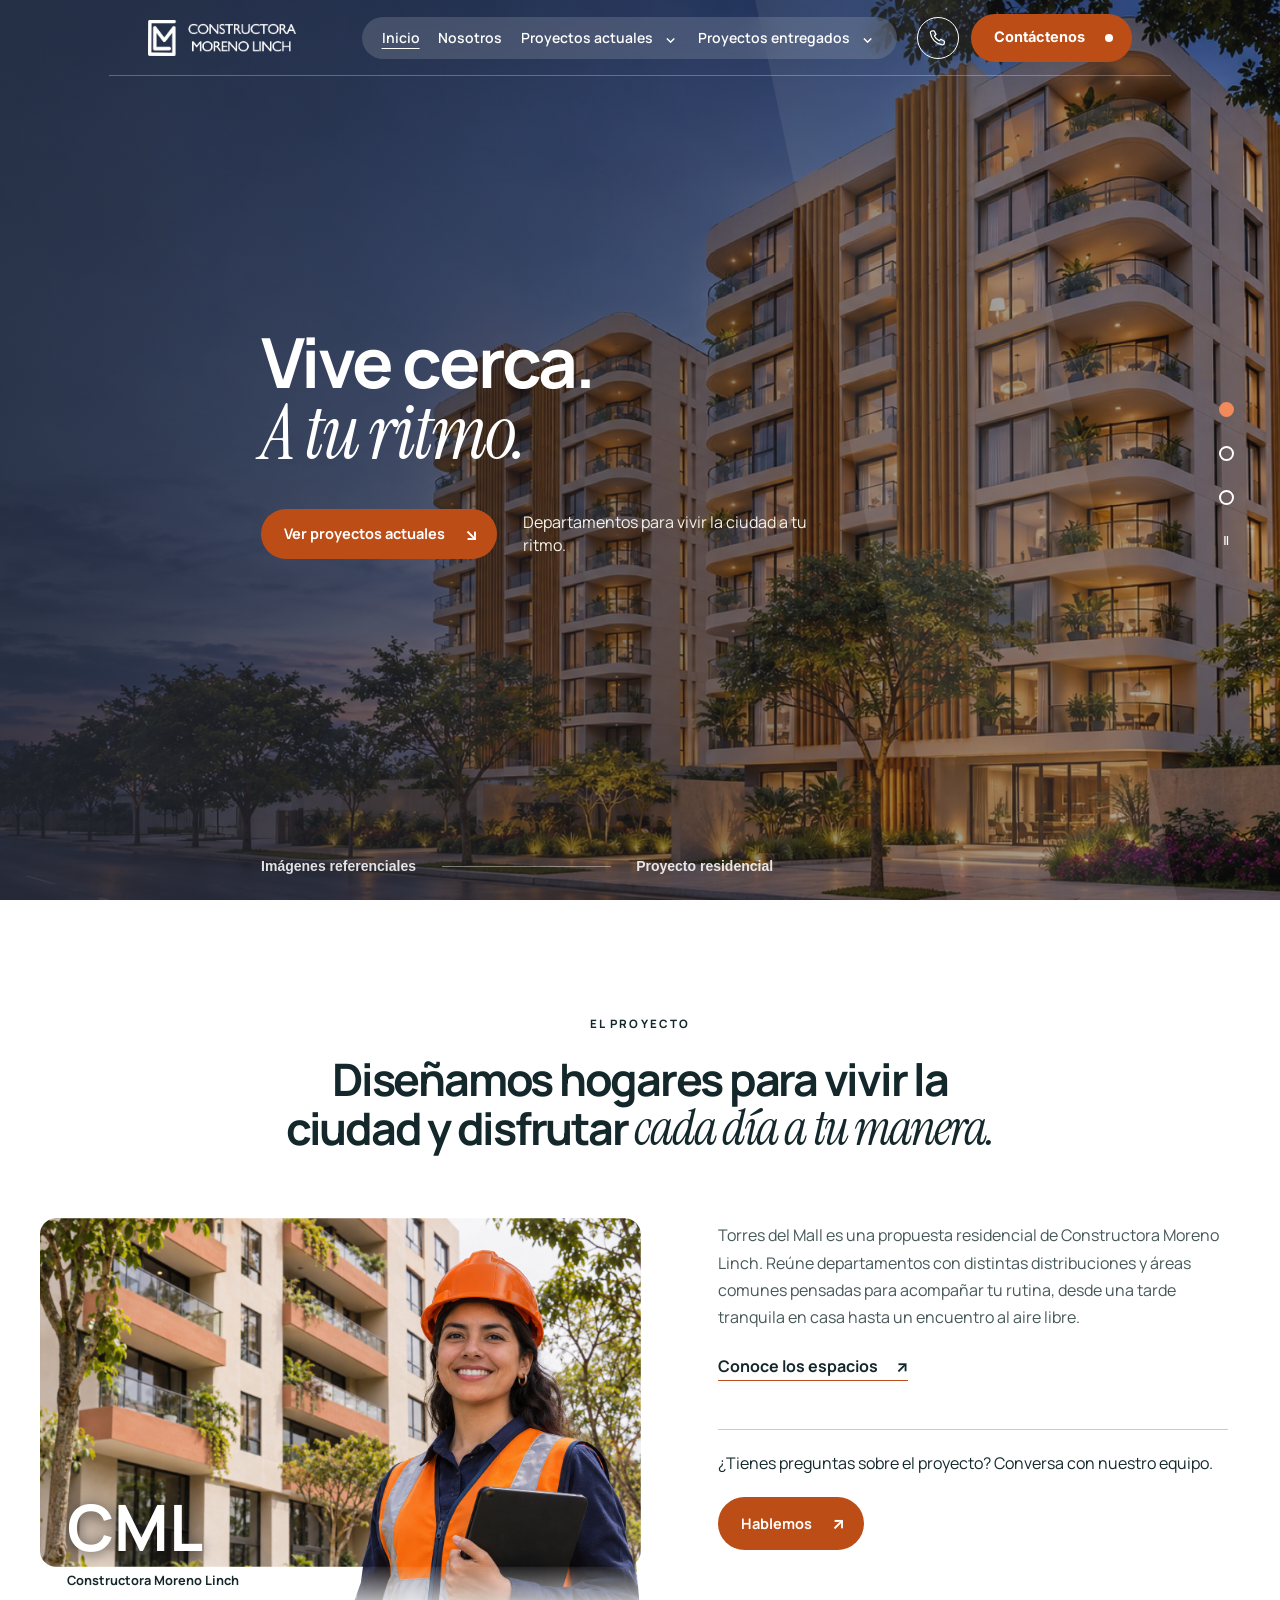
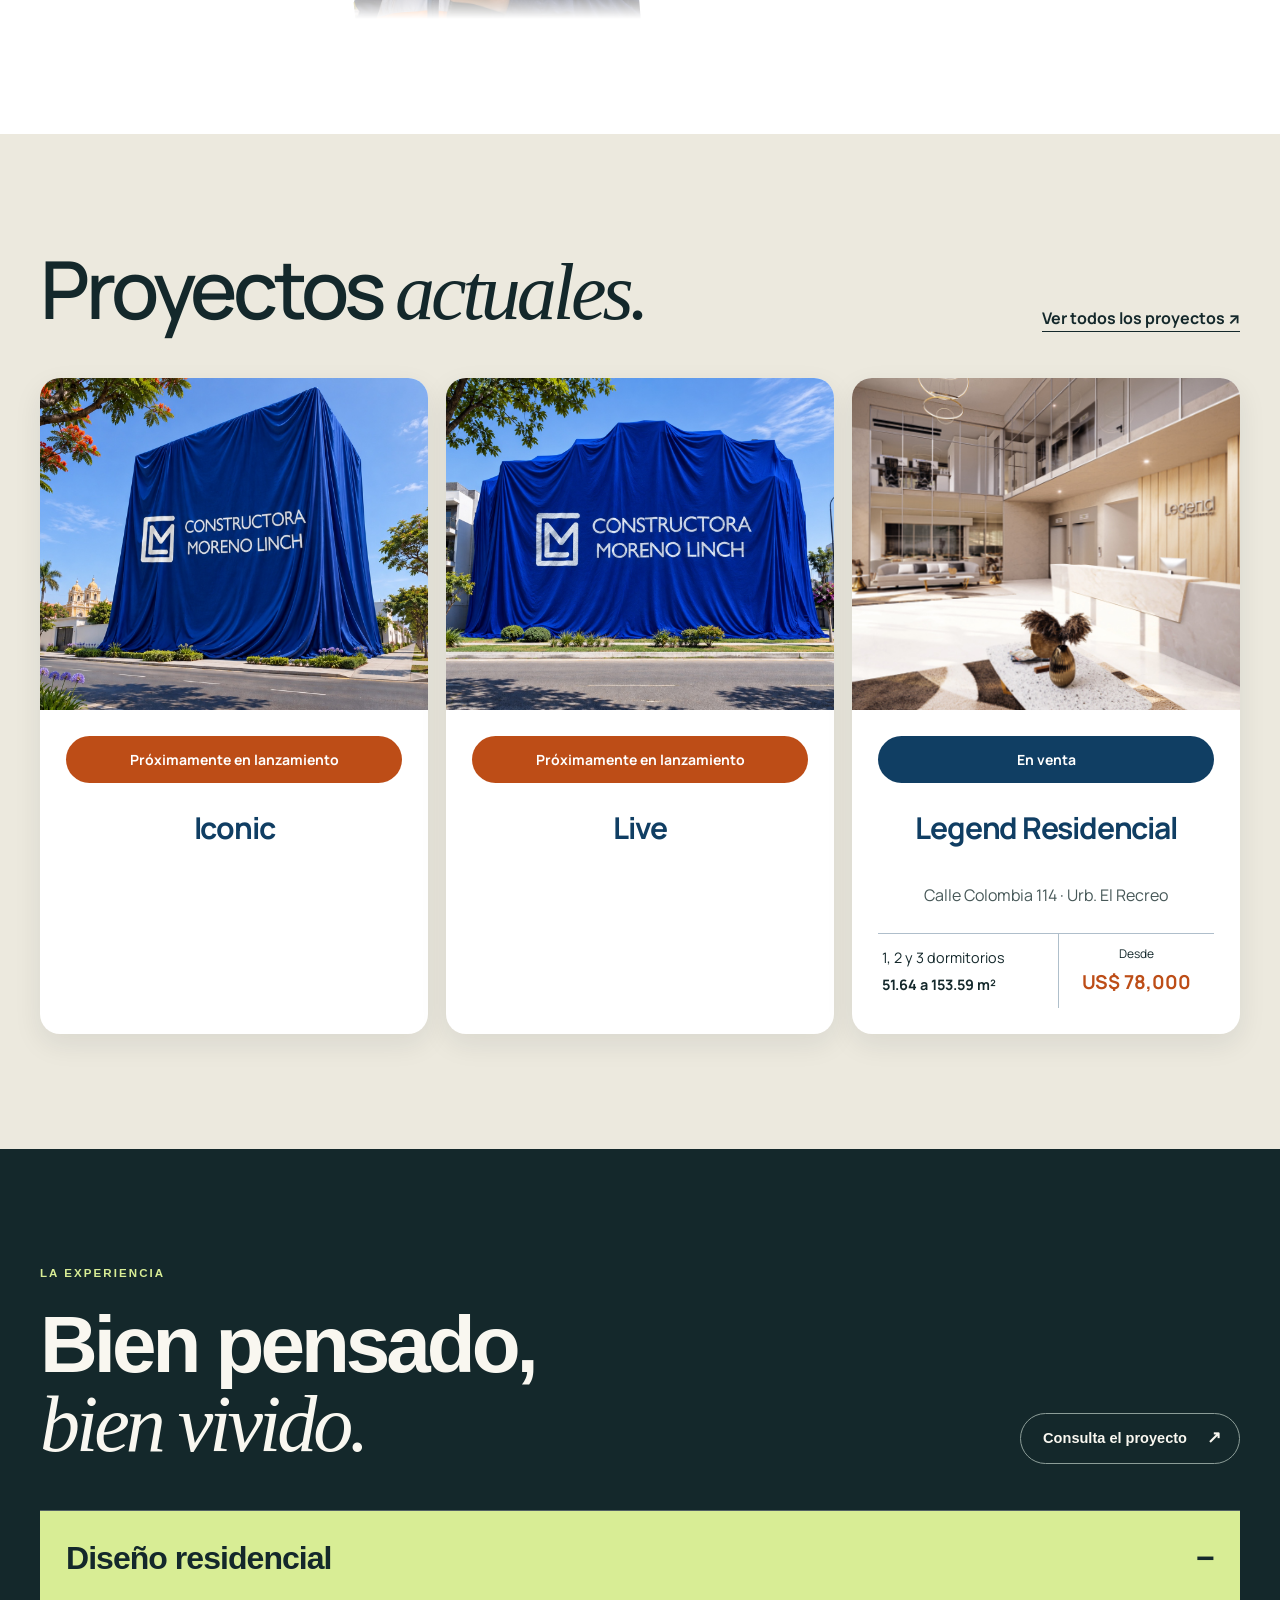
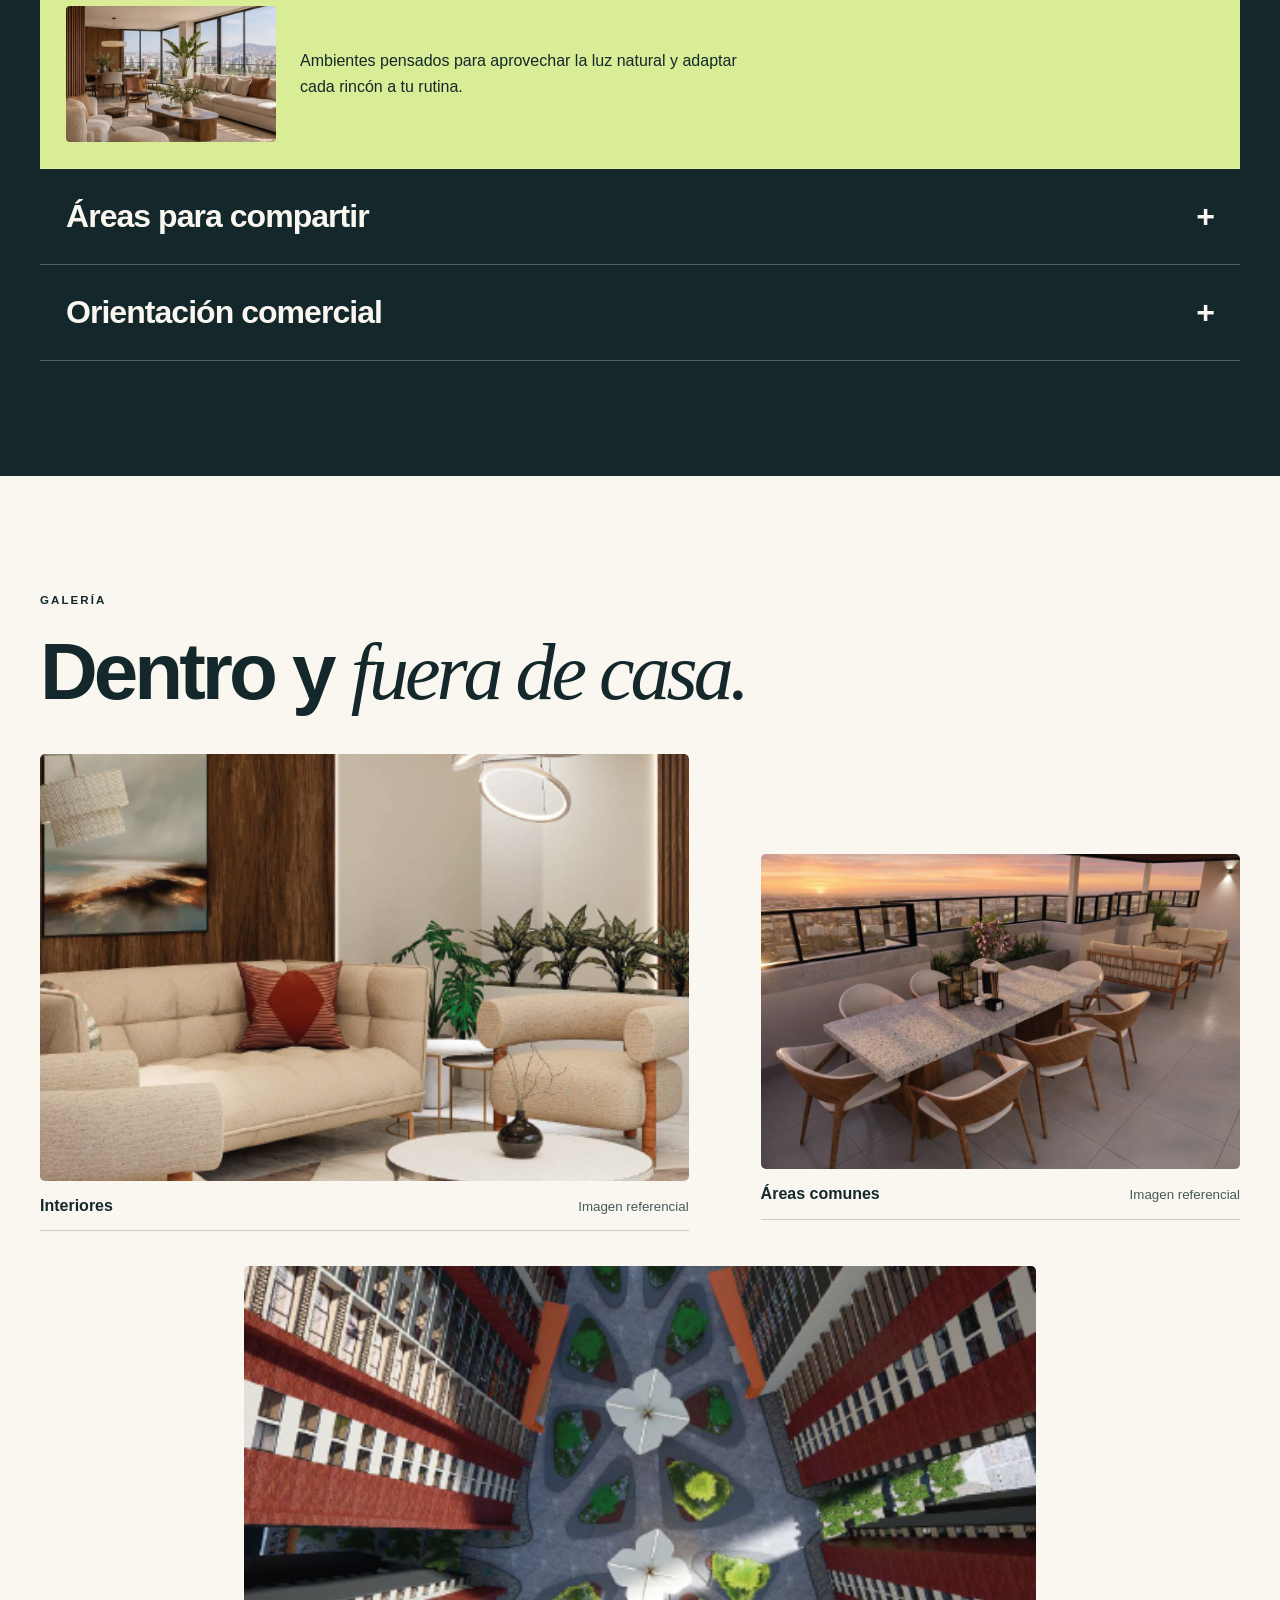
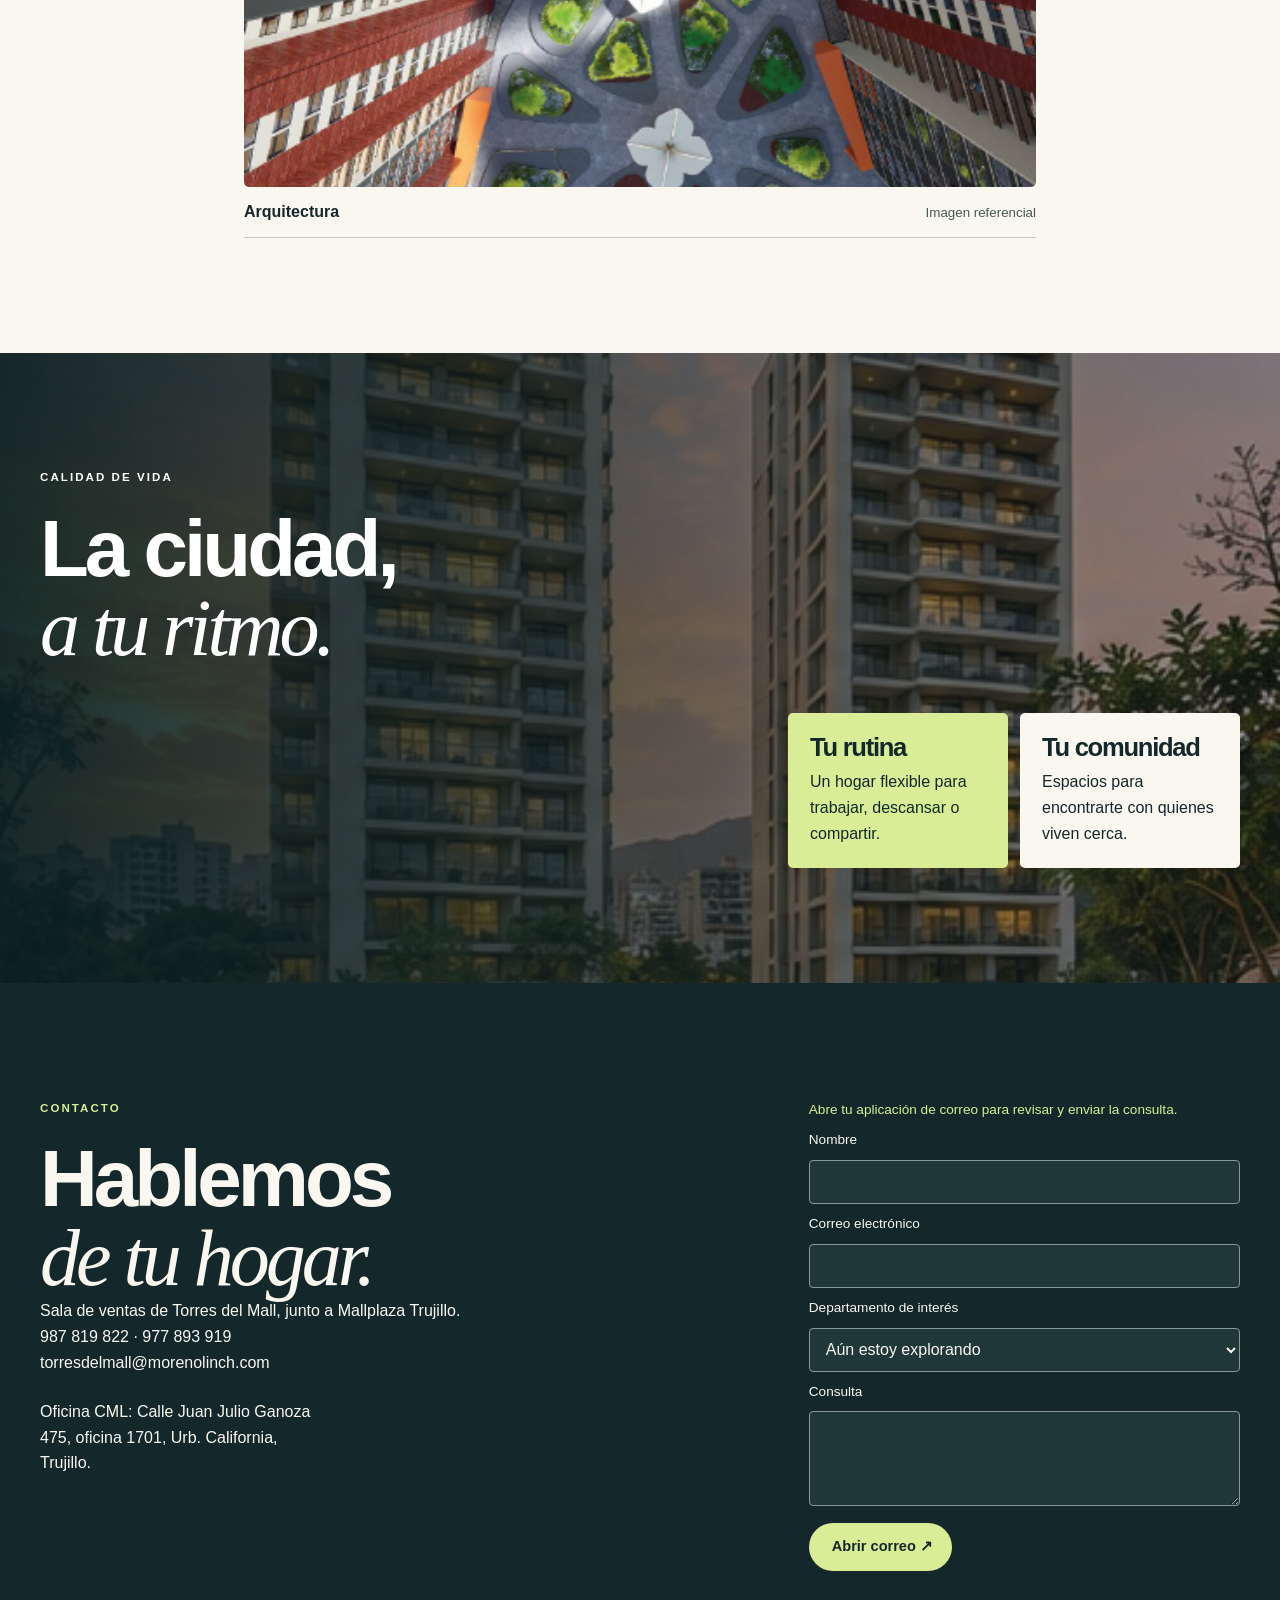
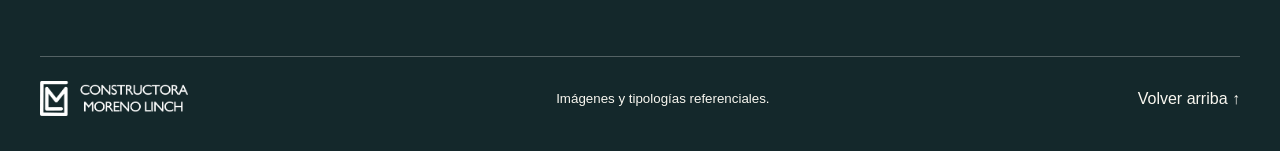
<file: cml-web/index.html>
<!doctype html>
<html lang="es">
<head>
  <meta charset="utf-8">
  <meta name="viewport" content="width=device-width, initial-scale=1">
  <meta name="description" content="Explora la propuesta residencial de Torres del Mall, sus espacios, tipologías y áreas comunes.">
  <meta name="theme-color" content="#151518">
  <title>Torres del Mall | Tu casa, tu ciudad</title>
  <link rel="stylesheet" href="https://fonts.googleapis.com/css2?family=Instrument+Serif:ital@1&family=Inter:wght@300;400;600;700;800&family=Manrope:wght@600&display=swap">
  <link rel="stylesheet" href="./styles.css?v=entregados-breves-1">
  <script src="./proyectos.js?v=tarjetas-alineadas" defer></script>
  <script src="./main.js?v=entregados-breves-1" defer></script>
</head>
<body>
  <a href="#contenido" class="skip">Saltar al contenido</a>
  <header class="header">
    <a class="brand" href="./index.html" aria-label="Constructora Moreno Linch, inicio"><img class="brand-logo" src="./assets/cml-logo-blanco.png" width="1500" height="363" alt="Constructora Moreno Linch"></a>
    <button class="menu" type="button" aria-label="Menú" aria-expanded="false" aria-controls="navegacion">☰</button>
    <nav id="navegacion" aria-label="Principal">
      <a href="./index.html" aria-current="page">Inicio</a>
      <a href="./nosotros.html">Nosotros</a>
      <details class="projects-menu" id="menu-actuales"><summary><a href="./proyectos-actuales.html">Proyectos actuales</a></summary><a href="./proyectos-actuales.html">Ver todos los proyectos</a></details>
      <details class="projects-menu" id="menu-entregados">
        <summary><a href="./proyectos-entregados.html">Proyectos entregados</a></summary>
        <a href="./proyectos-entregados.html">Ver obras entregadas</a>
        <a href="./proyectos-entregados.html#edificacion-entregada">Edificación</a>
        <a href="./proyectos-entregados.html#comerciales-entregados">Obras comerciales</a>
        <a href="./proyectos-entregados.html#publicas-entregadas">Obras públicas</a>
      </details>
    </nav>
    <a class="header-contact" href="#contacto">
      <span class="header-phone" aria-hidden="true">
        <svg viewBox="0 0 24 24" fill="none" stroke="currentColor" stroke-width="1.6" stroke-linecap="round" stroke-linejoin="round"><path d="M7.5 3.5 10 7.8 8 10a13 13 0 0 0 6 6l2.2-2 4.3 2.5v2A2.5 2.5 0 0 1 18 21 17 17 0 0 1 3 6a2.5 2.5 0 0 1 2.5-2.5z"/></svg>
      </span>
      <span class="pill header-cta">Contáctenos</span>
    </a>
  </header>
  <main id="contenido">
    <section class="hero" id="inicio" aria-labelledby="hero-title">
      <div class="hero-images" aria-hidden="true">
        <img class="hero-image active" src="./assets/hero.jpg" alt="" data-title="Vive cerca." data-ending="A tu ritmo." data-description="Departamentos para vivir la ciudad a tu ritmo." fetchpriority="high">
        <img class="hero-image" src="./assets/interior.jpg" alt="" data-title="Hazlo tuyo." data-ending="A tu manera." data-description="Interiores para trabajar, descansar y compartir.">
        <img class="hero-image" src="./assets/terraza.jpg" alt="" data-title="Sal al aire libre." data-ending="Sin salir de casa." data-description="Terrazas para disfrutar una pausa al aire libre.">
      </div>
      <div class="wrap hero-content">
        <h1 id="hero-title"><span>Vive cerca.</span><span><em>A tu ritmo.</em></span></h1>
        <div class="hero-actions">
          <a class="pill primary" href="./proyectos-actuales.html">Ver proyectos actuales <span aria-hidden="true">↘</span></a>
          <p>Departamentos para vivir la ciudad a tu ritmo.</p>
        </div>
      </div>
      <div class="slide-controls" role="group" aria-label="Imágenes de portada">
        <button type="button" aria-label="Ver fachada" aria-pressed="true"></button>
        <button type="button" aria-label="Ver interior" aria-pressed="false"></button>
        <button type="button" aria-label="Ver terraza" aria-pressed="false"></button>
        <button class="slide-playback" type="button" aria-label="Pausar carrusel" hidden>Ⅱ</button>
      </div>
      <div class="hero-caption">
        <span>Imágenes referenciales</span>
        <span>Proyecto residencial</span>
      </div>
    </section>

    <section id="proyecto" class="section" aria-labelledby="proyecto-titulo">
      <div class="wrap">
        <div class="intro-title" data-reveal>
          <p class="eyebrow">EL PROYECTO</p>
          <h2 id="proyecto-titulo">Diseñamos hogares para vivir la ciudad y disfrutar <em>cada día a tu manera.</em></h2>
        </div>
        <div class="intro-grid" data-reveal>
          <figure class="intro-photo">
            <div class="intro-photo-layers">
              <img class="intro-photo-base" src="./assets/proyecto-cml.jpg" width="1536" height="1024" loading="lazy" alt="Imagen referencial de una profesional con casco naranja frente a un edificio residencial">
              <img class="intro-photo-overlay" src="./assets/proyecto-cml.jpg" width="1536" height="1024" loading="lazy" alt="" aria-hidden="true">
            </div>
            <figcaption class="intro-photo-caption">
              <strong>CML</strong>
              <span>Constructora Moreno Linch</span>
            </figcaption>
          </figure>
          <div class="intro-copy">
            <p>Torres del Mall es una propuesta residencial de Constructora Moreno Linch. Reúne departamentos con distintas distribuciones y áreas comunes pensadas para acompañar tu rutina, desde una tarde tranquila en casa hasta un encuentro al aire libre.</p>
            <a class="text-link" href="#espacios">Conoce los espacios <span aria-hidden="true">↗</span></a>
            <div class="intro-contact">
              <p>¿Tienes preguntas sobre el proyecto? Conversa con nuestro equipo.</p>
              <a class="pill" href="#contacto">Hablemos <span aria-hidden="true">↗</span></a>
            </div>
          </div>
        </div>
      </div>
    </section>

    <section class="catalog section" aria-labelledby="proyectos-inicio">
      <div class="wrap">
        <div class="section-heading">
          <h2 id="proyectos-inicio">Proyectos <em>actuales.</em></h2>
          <a class="text-link" href="./proyectos-actuales.html">Ver todos los proyectos ↗</a>
        </div>
        <div class="cards" id="project-catalog" data-limit="3"></div>
      </div>
    </section>

    <section id="experiencia" class="dark section">
      <div class="wrap">
        <div class="section-heading" data-reveal><div><p class="eyebrow">LA EXPERIENCIA</p><h2>Bien pensado,<br><em>bien vivido.</em></h2></div><a class="pill outline" href="#contacto">Consulta el proyecto <span aria-hidden="true">↗</span></a></div>
        <div class="accordion" data-reveal>
          <details name="experiencia" open><summary><span>Diseño residencial</span></summary><div class="detail-body"><img src="./assets/interior.jpg" alt="Sala referencial con ventanales" loading="lazy"><p>Ambientes pensados para aprovechar la luz natural y adaptar cada rincón a tu rutina.</p></div></details>
          <details name="experiencia"><summary><span>Áreas para compartir</span></summary><div class="detail-body"><img src="./assets/terraza.jpg" alt="Terraza referencial en la azotea" loading="lazy"><p>Una propuesta de espacios comunes para conversar, descansar y cambiar de aire sin salir de casa.</p></div></details>
          <details name="experiencia"><summary><span>Orientación comercial</span></summary><div class="detail-body"><img src="./assets/equipo.jpg" alt="Equipo referencial revisando planos" loading="lazy"><p>Explora las tipologías y prepara tus preguntas sobre distribución, disponibilidad y próximos pasos.</p></div></details>
        </div>
      </div>
    </section>

    <section id="espacios" class="wrap section">
      <div data-reveal><p class="eyebrow">GALERÍA</p><h2>Dentro y <em>fuera de casa.</em></h2></div>
      <div class="gallery">
        <figure data-reveal><div class="photo"><img src="./assets/torres-del-mall/04.jpg" alt="Sala referencial de Torres del Mall" loading="lazy"></div><figcaption>Interiores <small>Imagen referencial</small></figcaption></figure>
        <figure data-reveal><div class="photo"><img src="./assets/torres-del-mall/09.jpg" alt="Terraza lounge referencial de Torres del Mall" loading="lazy"></div><figcaption>Áreas comunes <small>Imagen referencial</small></figcaption></figure>
        <figure data-reveal><div class="photo"><img src="./assets/torres-del-mall/02.jpg" alt="Parque interior referencial de Torres del Mall" loading="lazy"></div><figcaption>Arquitectura <small>Imagen referencial</small></figcaption></figure>
      </div>
    </section>

    <section id="beneficios" class="benefits section">
      <div class="wrap benefit-content">
        <div data-reveal><p class="eyebrow">CALIDAD DE VIDA</p><h2>La ciudad,<br><em>a tu ritmo.</em></h2></div>
        <div class="benefit-cards" data-reveal><article><h3>Tu rutina</h3><p>Un hogar flexible para trabajar, descansar o compartir.</p></article><article><h3>Tu comunidad</h3><p>Espacios para encontrarte con quienes viven cerca.</p></article></div>
      </div>
    </section>

  </main>

  <footer id="contacto" class="section">
    <div class="wrap">
      <div class="footer-grid">
        <div><p class="eyebrow">CONTACTO</p><h2>Hablemos<br><em>de tu hogar.</em></h2><p>Sala de ventas de Torres del Mall, junto a Mallplaza Trujillo.</p><p><a href="tel:+51987819822">987 819 822</a> · <a href="tel:+51977893919">977 893 919</a><br><a href="mailto:torresdelmall@morenolinch.com">torresdelmall@morenolinch.com</a></p><p>Oficina CML: Calle Juan Julio Ganoza 475, oficina 1701, Urb. California, Trujillo.</p></div>
        <form id="contact-form">
          <p id="contact-mode">Abre tu aplicación de correo para revisar y enviar la consulta.</p>
          <label for="nombre">Nombre</label><input id="nombre" name="nombre" required maxlength="100" autocomplete="name">
          <label for="correo">Correo electrónico</label><input id="correo" name="correo" type="email" required maxlength="150" autocomplete="email">
          <label for="interes">Departamento de interés</label><select id="interes" name="interes"><option value="">Aún estoy explorando</option></select>
          <label for="mensaje">Consulta</label><textarea id="mensaje" name="mensaje" rows="3" maxlength="800"></textarea>
          <button id="contact-submit" class="pill primary" type="submit">Abrir correo <span aria-hidden="true">↗</span></button>
          <p id="contact-status" role="status"></p>
        </form>
      </div>
      <div class="footer-bottom"><a class="brand" href="./index.html"><img class="brand-logo" src="./assets/cml-logo-blanco.png" width="1500" height="363" alt="Constructora Moreno Linch"></a><small>Imágenes y tipologías referenciales.</small><a href="#contenido">Volver arriba ↑</a></div>
    </div>
  </footer>
</body>
</html>
</file>
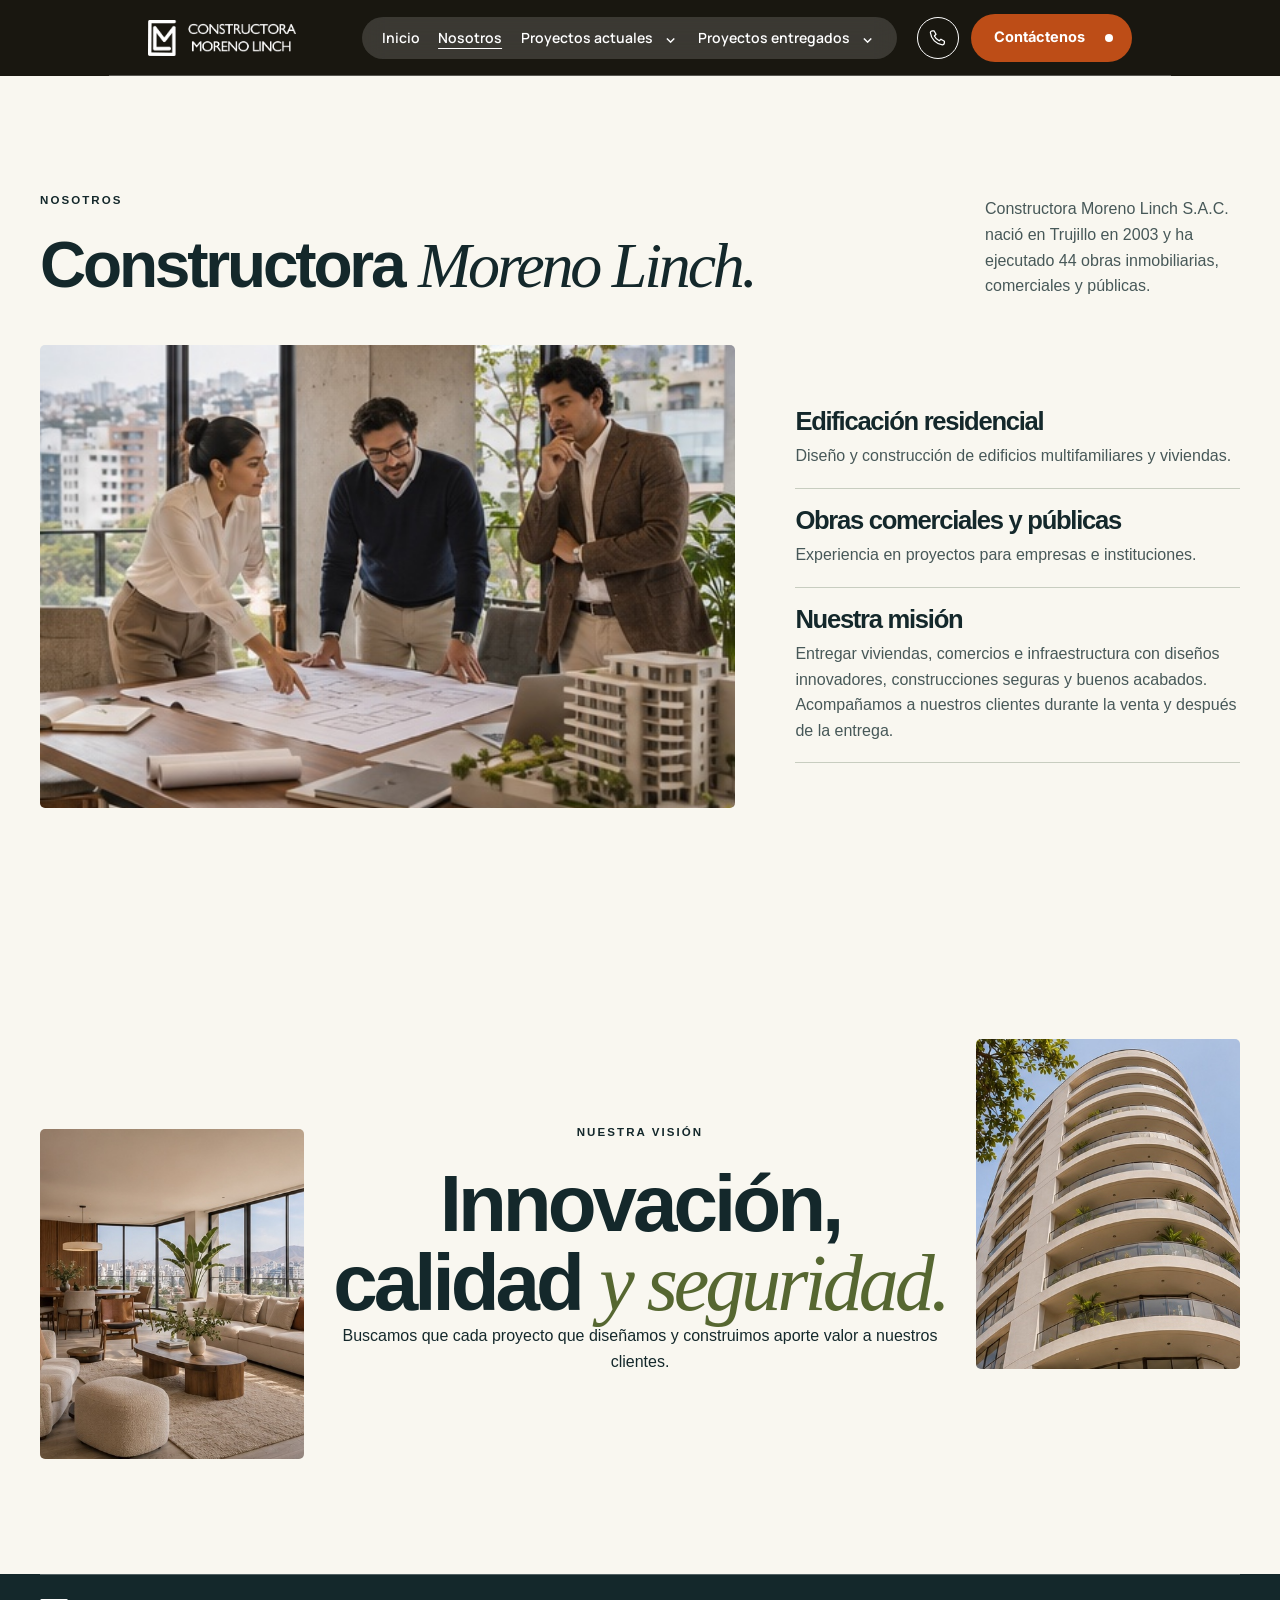
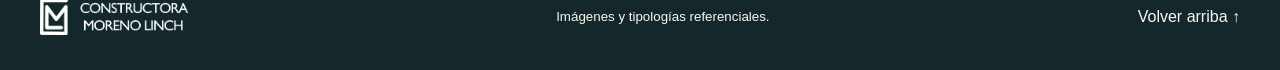
<file: cml-web/nosotros.html>
<!doctype html>
<html lang="es">
<head>
  <meta charset="utf-8">
  <meta name="viewport" content="width=device-width, initial-scale=1">
  <meta name="description" content="Explora la propuesta residencial de Torres del Mall, sus espacios, tipologías y áreas comunes.">
  <meta name="theme-color" content="#151518">
  <title>Nosotros | Constructora Moreno Linch</title>
  <link rel="stylesheet" href="https://fonts.googleapis.com/css2?family=Instrument+Serif:ital@1&family=Inter:wght@300;400;600;700;800&family=Manrope:wght@600&display=swap">
  <link rel="stylesheet" href="./styles.css?v=entregados-breves-1">
  <script src="./proyectos.js?v=tarjetas-alineadas" defer></script>
  <script src="./main.js?v=entregados-breves-1" defer></script>
</head>
<body>
  <a href="#contenido" class="skip">Saltar al contenido</a>
  <header class="header is-past-hero">
    <a class="brand" href="./index.html" aria-label="Constructora Moreno Linch, inicio"><img class="brand-logo" src="./assets/cml-logo-blanco.png" width="1500" height="363" alt="Constructora Moreno Linch"></a>
    <button class="menu" type="button" aria-label="Menú" aria-expanded="false" aria-controls="navegacion">☰</button>
    <nav id="navegacion" aria-label="Principal">
      <a href="./index.html">Inicio</a>
      <a href="./nosotros.html" aria-current="page">Nosotros</a>
      <details class="projects-menu" id="menu-actuales"><summary><a href="./proyectos-actuales.html">Proyectos actuales</a></summary><a href="./proyectos-actuales.html">Ver todos los proyectos</a></details>
      <details class="projects-menu" id="menu-entregados">
        <summary><a href="./proyectos-entregados.html">Proyectos entregados</a></summary>
        <a href="./proyectos-entregados.html">Ver obras entregadas</a>
        <a href="./proyectos-entregados.html#edificacion-entregada">Edificación</a>
        <a href="./proyectos-entregados.html#comerciales-entregados">Obras comerciales</a>
        <a href="./proyectos-entregados.html#publicas-entregadas">Obras públicas</a>
      </details>
    </nav>
    <a class="header-contact" href="./index.html#contacto">
      <span class="header-phone" aria-hidden="true">
        <svg viewBox="0 0 24 24" fill="none" stroke="currentColor" stroke-width="1.6" stroke-linecap="round" stroke-linejoin="round"><path d="M7.5 3.5 10 7.8 8 10a13 13 0 0 0 6 6l2.2-2 4.3 2.5v2A2.5 2.5 0 0 1 18 21 17 17 0 0 1 3 6a2.5 2.5 0 0 1 2.5-2.5z"/></svg>
      </span>
      <span class="pill header-cta">Contáctenos</span>
    </a>
  </header>
  <main id="contenido" class="inner-page">
    <section id="equipo" class="wrap section">
      <div class="section-heading" data-reveal><div><p class="eyebrow">NOSOTROS</p><h1>Constructora <em>Moreno Linch.</em></h1></div><p>Constructora Moreno Linch S.A.C. nació en Trujillo en 2003 y ha ejecutado 44 obras inmobiliarias, comerciales y públicas.</p></div>
      <div class="team" data-reveal>
        <figure class="photo"><img src="./assets/equipo.jpg" alt="Imagen referencial de profesionales de arquitectura colaborando" loading="lazy"></figure>
        <div class="team-roles"><article><h3>Edificación residencial</h3><p>Diseño y construcción de edificios multifamiliares y viviendas.</p></article><article><h3>Obras comerciales y públicas</h3><p>Experiencia en proyectos para empresas e instituciones.</p></article><article><h3>Nuestra misión</h3><p>Entregar viviendas, comercios e infraestructura con diseños innovadores, construcciones seguras y buenos acabados. Acompañamos a nuestros clientes durante la venta y después de la entrega.</p></article></div>
      </div>
    </section>
    <section class="statement section" aria-labelledby="vision-title">
      <div class="wrap statement-grid">
        <img class="statement-first" src="./assets/interior.jpg" alt="" loading="lazy" data-reveal>
        <div data-reveal><p class="eyebrow">NUESTRA VISIÓN</p><h2 id="vision-title">Innovación, calidad <em>y seguridad.</em></h2><p>Buscamos que cada proyecto que diseñamos y construimos aporte valor a nuestros clientes.</p></div>
        <img class="statement-last" src="./assets/torre-b.jpg" alt="" loading="lazy" data-reveal>
      </div>
    </section>
  </main>
  <footer class="section inner-footer">
    <div class="wrap">
      <div class="footer-bottom"><a class="brand" href="./index.html"><img class="brand-logo" src="./assets/cml-logo-blanco.png" width="1500" height="363" alt="Constructora Moreno Linch"></a><small>Imágenes y tipologías referenciales.</small><a href="#contenido">Volver arriba ↑</a></div>
    </div>
  </footer>
</body>
</html>
</file>
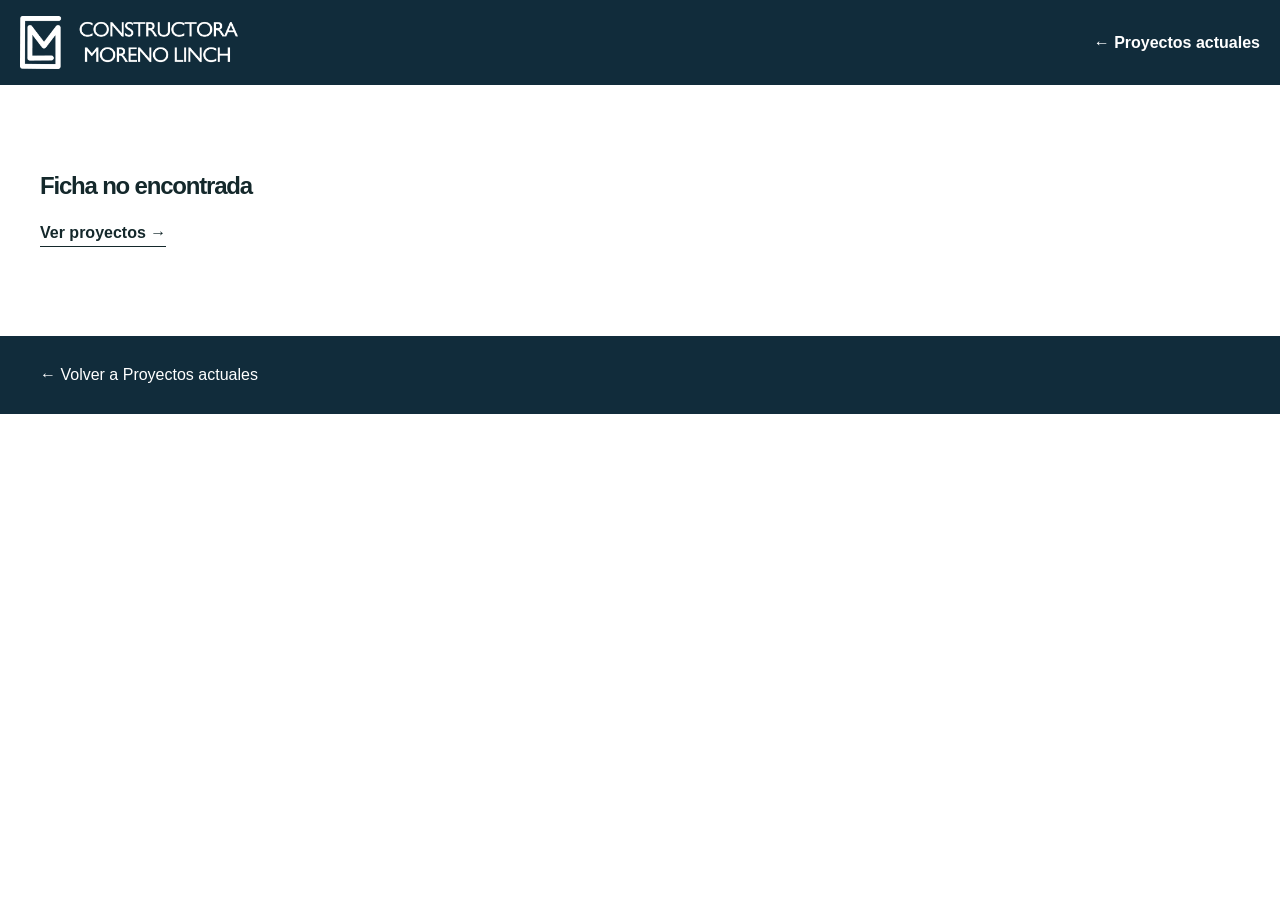
<file: cml-web/proyecto.html>
<!doctype html>
<html lang="es">
<head>
  <meta charset="utf-8">
  <meta name="viewport" content="width=device-width, initial-scale=1">
  <title>Ficha residencial | Constructora Moreno Linch</title>
  <link rel="stylesheet" href="https://fonts.googleapis.com/css2?family=Manrope:wght@400;600;700&amp;display=swap">
  <link rel="stylesheet" href="./styles.css?v=tarjetas-alineadas">
  <link rel="stylesheet" href="./proyecto.css?v=lanzamientos-2">
  <script src="./proyectos.js?v=tarjetas-alineadas" defer></script>
  <script src="./proyecto.js?v=paginas-cml-1" defer></script>
</head>
<body class="project-page">
  <header class="project-nav">
    <a href="./index.html" aria-label="Inicio de Constructora Moreno Linch"><img src="./assets/cml-logo-blanco.png" width="1500" height="363" alt="Constructora Moreno Linch"></a>
    <a href="./proyectos-actuales.html">← Proyectos actuales</a>
  </header>
  <main id="ficha">
    <section class="project-banner">
      <img id="portada" src="./assets/interior.jpg" alt="">
      <div class="wrap banner-text"><p id="marca-ficha">Torres del Mall</p><h1 id="nombre-proyecto">Ficha residencial</h1><p class="project-status" id="estado"></p></div>
    </section>
    <div class="wrap">
      <dl class="project-facts" id="datos"></dl>
      <p class="sample-note" id="datos-nota">Áreas y planos referenciales según el brochure oficial. Consulta precio y disponibilidad con ventas.</p>
    </div>

    <section class="wrap project-section project-split project-overview" id="sobre-proyecto" aria-labelledby="sobre-titulo">
      <figure class="overview-visual">
        <div class="overview-brand"><img src="./assets/cml-logo.png" width="1850" height="443" alt="Constructora Moreno Linch"></div>
        <img class="project-building" id="fachada" src="./assets/torres-del-mall/01.jpg" alt="Ingreso referencial de Torres del Mall" loading="lazy">
      </figure>
      <div class="overview-copy">
        <h2 id="sobre-titulo">Tu hogar y su entorno</h2>
        <p id="descripcion"></p>
        <ul id="amenidades" class="project-amenities" aria-label="Áreas comunes de Torres del Mall">
            <li><svg viewBox="0 0 24 24" aria-hidden="true"><circle cx="5" cy="10" r="2"/><circle cx="10" cy="6" r="2"/><circle cx="15" cy="6" r="2"/><circle cx="20" cy="10" r="2"/><path d="M7 17c0-3 3-6 5-6s5 3 5 6c0 4-3 2-5 2s-5 2-5-2Z"/></svg><span>Zona de mascotas</span></li>
            <li><svg viewBox="0 0 24 24" aria-hidden="true"><path d="M12 21v-8m0 4c-5 0-8-3-8-8 5 0 8 3 8 8Zm0-3c0-5 3-8 8-8 0 5-3 8-8 8Z"/></svg><span>Parque interior</span></li>
            <li><svg viewBox="0 0 24 24" aria-hidden="true"><circle cx="12" cy="7" r="2"/><path d="M8 12a4 4 0 0 1 8 0M3 13h18v2H3zM5 15v6h14v-6M8 18h8"/></svg><span>Lobby</span></li>
            <li><svg viewBox="0 0 24 24" aria-hidden="true"><rect x="3" y="5" width="18" height="12" rx="2"/><path d="M9 21h6m-3-4v4m-2-13 5 3-5 3z"/></svg><span>Sala de entretenimiento</span></li>
        </ul>
        <div class="overview-note">
          <strong>Constructora Moreno Linch</strong>
          <p id="info-venta" class="sample-note">Las áreas, planos e imágenes son referenciales. Consulta con ventas por las características de cada unidad, el precio y la disponibilidad.</p>
        </div>
        <div class="project-actions">
          <a class="pill project-outline" id="accion-ficha" href="#cotizar">Ver tipologías ↓</a>
          <a class="pill project-primary" href="#galeria">Ver recorrido fotográfico <span aria-hidden="true">→</span></a>
        </div>
      </div>
    </section>

    <section class="project-section project-gallery" id="galeria" aria-labelledby="galeria-titulo">
      <div class="wrap">
        <h2 id="galeria-titulo">Galería</h2>
        <div class="project-filters" role="group" aria-label="Tipo de imagen">
          <button type="button" class="pill" data-gallery="interiores" aria-pressed="true">Interiores</button>
          <button type="button" class="pill" data-gallery="exteriores" aria-pressed="false">Exteriores</button>
        </div>
        <div class="gallery-frame">
          <figure class="gallery-stage">
            <img id="galeria-imagen" src="./assets/interior.jpg" alt="">
            <figcaption id="galeria-texto" aria-live="polite"></figcaption>
          </figure>
          <div class="gallery-preview" aria-hidden="true"><img id="galeria-siguiente" alt=""></div>
          <button type="button" class="gallery-prev" aria-label="Imagen anterior">‹</button>
          <button type="button" class="gallery-next" aria-label="Imagen siguiente">›</button>
        </div>
        <div class="gallery-thumbs" id="miniaturas" role="group" aria-label="Elegir imagen"></div>
      </div>
    </section>

    <section class="wrap project-section" id="cotizar" aria-labelledby="distribucion-titulo">
      <div class="plan-heading">
        <h2 id="distribucion-titulo">Elige una <strong>tipología de Torre A</strong></h2>
      </div>
      <div class="project-split quote-layout">
        <figure class="project-plan">
          <div class="plan-display">
            <div id="plano" class="plan-reference">
              <img src="./assets/torres-del-mall/x01.jpg" alt="Plano referencial del brochure de Torre A">
            </div>
            <button id="ampliar-plano" class="plan-zoom" type="button" aria-label="Ampliar plano" aria-haspopup="dialog">⊕</button>
          </div>
          <figcaption>
            <div class="plan-specs"><span id="plano-dormitorios"></span><span id="plano-banos"></span></div>
            <strong id="plano-area"></strong>
            <p class="sample-note">Plano referencial del brochure oficial.</p>
          </figcaption>
        </figure>
        <form id="consulta-proyecto" class="project-form">
          <h3>Cotiza ahora</h3>
          <p>Descarga tu consulta o escribe a <a href="mailto:torresdelmall@morenolinch.com">torresdelmall@morenolinch.com</a>.</p>
          <label class="full">Tipología <select id="tipo-plano"></select></label>
          <label>Nombre <input name="nombre" autocomplete="given-name" placeholder="Nombre" required maxlength="100"></label>
          <label>Apellido <input name="apellido" autocomplete="family-name" placeholder="Apellido" required maxlength="100"></label>
          <label>Correo <input name="correo" type="email" autocomplete="email" placeholder="Correo electrónico" required maxlength="150"></label>
          <label>Celular <input name="celular" type="tel" autocomplete="tel" placeholder="Celular" maxlength="32"></label>
          <label class="full">Mensaje <textarea name="mensaje" rows="3" placeholder="Cuéntanos qué te gustaría saber" maxlength="800"></textarea></label>
          <button class="pill project-primary full" type="submit">Descargar consulta ↓</button>
          <p id="consulta-estado" class="full" role="status"></p>
        </form>
      </div>
      <dialog class="plan-dialog" id="dialogo-plano" aria-labelledby="titulo-plano-ampliado">
        <div class="plan-dialog-heading"><h3 id="titulo-plano-ampliado">Plano ilustrativo</h3><form method="dialog"><button class="pill project-outline" aria-label="Cerrar plano">Cerrar ×</button></form></div>
        <div id="plano-ampliado"></div>
        <p class="sample-note">Plano referencial del brochure oficial.</p>
      </dialog>
    </section>

    <section class="wrap project-section" id="contacto-proyecto" aria-labelledby="contacto-proyecto-titulo" hidden>
      <h2 id="contacto-proyecto-titulo">Consulta por este proyecto</h2>
      <p id="contacto-proyecto-texto"></p>
      <div class="project-actions"><a class="pill project-primary" id="telefono-proyecto" hidden></a></div>
    </section>

    <section class="wrap project-section" id="zona" aria-labelledby="zona-titulo">
      <div class="zone-heading">
        <div><h2 id="zona-titulo">Conoce la zona</h2><p id="direccion-zona"></p></div>
        <div class="project-actions"><a class="pill project-outline" href="https://www.google.com/maps/search/?api=1&amp;query=Torres+del+Mall+Trujillo">Google Maps ↗</a><a class="pill project-outline" href="https://www.waze.com/ul?q=Mallplaza%20Trujillo&amp;navigate=yes">Waze · Mallplaza ↗</a></div>
      </div>
      <iframe class="zone-map" id="mapa-proyecto" title="Ubicación de Torres del Mall en Trujillo" loading="lazy" data-torres-src="https://www.google.com/maps/embed?pb=!1m18!1m12!1m3!1d3949.951529808839!2d-79.04953612362782!3d-8.106418091922624!2m3!1f0!2f0!3f0!3m2!1i1024!2i768!4f13.1!3m3!1m2!1s0x91ad3d00515b4177%3A0x453ac0ac044044af!2sTorres+del+Mall!5e0!3m2!1ses-419!2spe"></iframe>
    </section>

    <section class="wrap project-section project-related" aria-labelledby="relacionados-titulo">
      <h2 id="relacionados-titulo">Otros proyectos de Moreno Linch</h2>
      <div class="cards" id="relacionados"></div>
    </section>
  </main>
  <footer class="project-footer"><div class="wrap"><a href="./proyectos-actuales.html">← Volver a Proyectos actuales</a></div></footer>
</body>
</html>
</file>
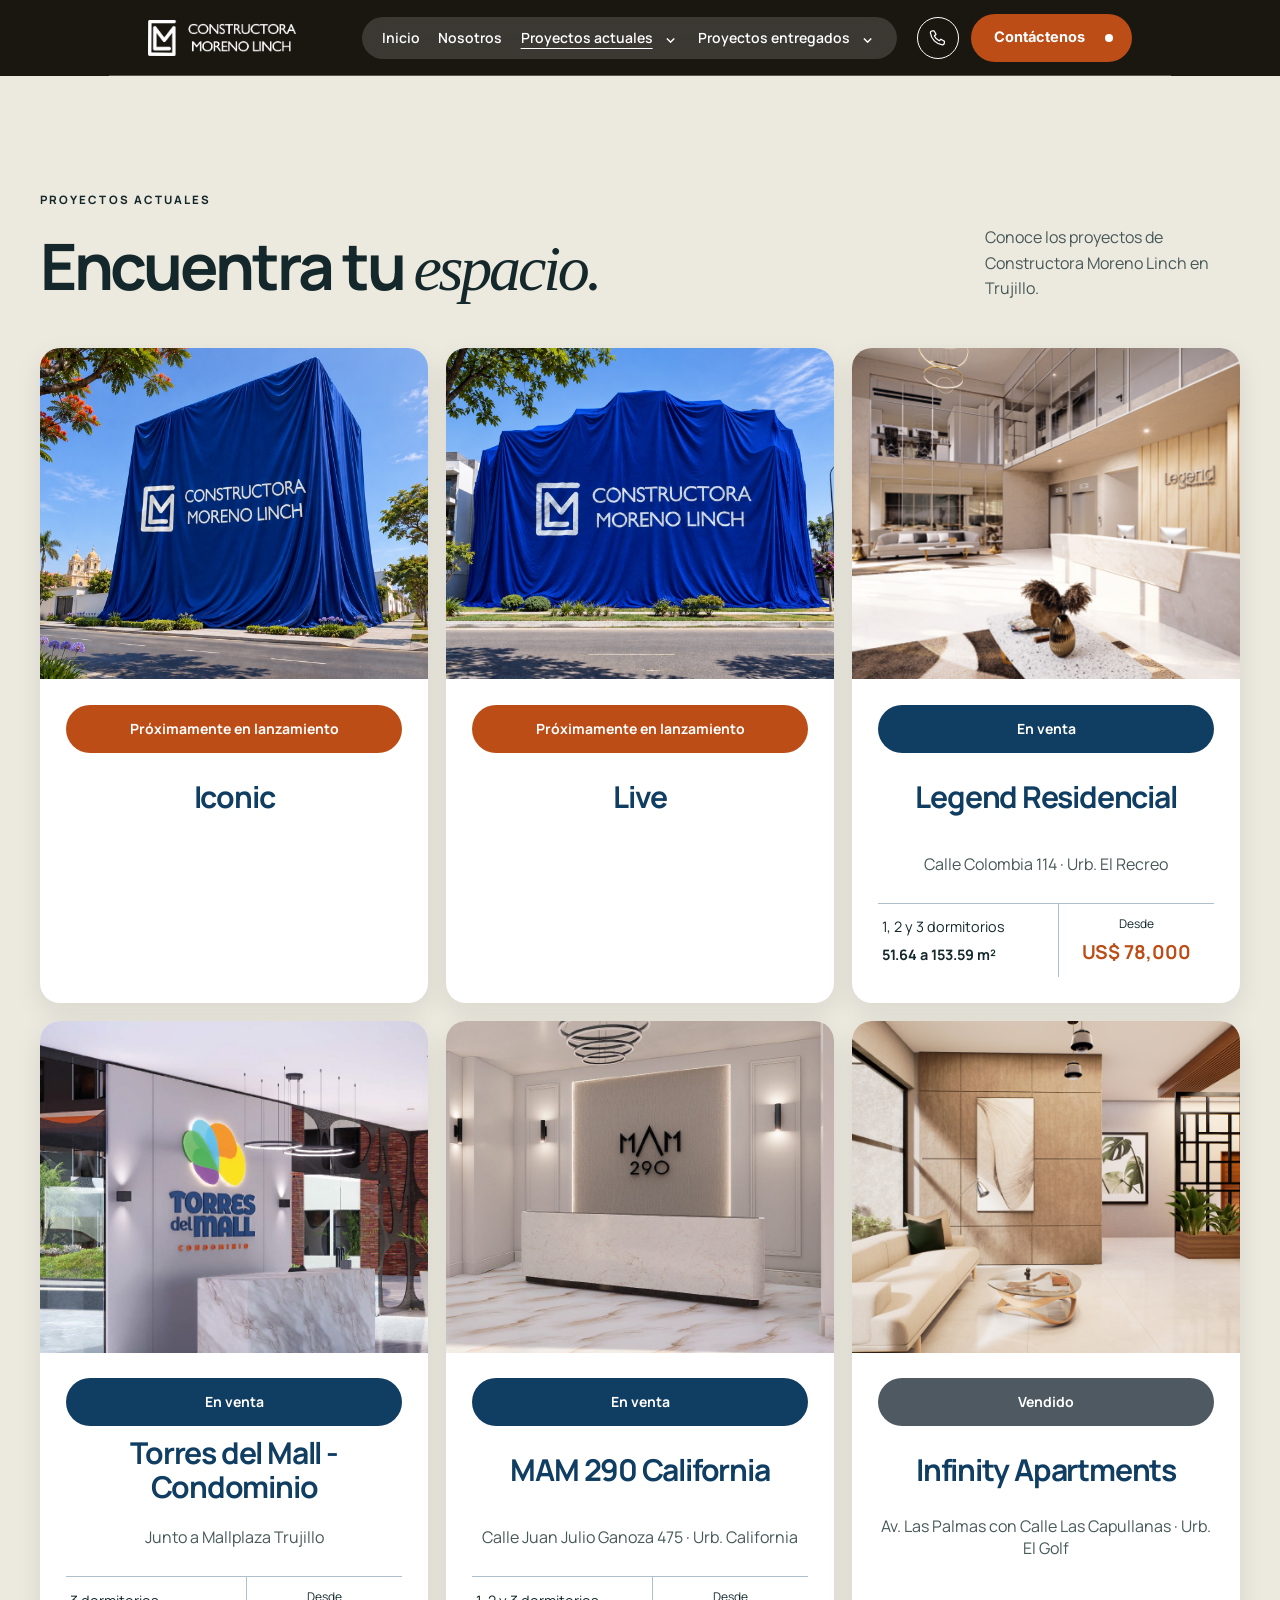
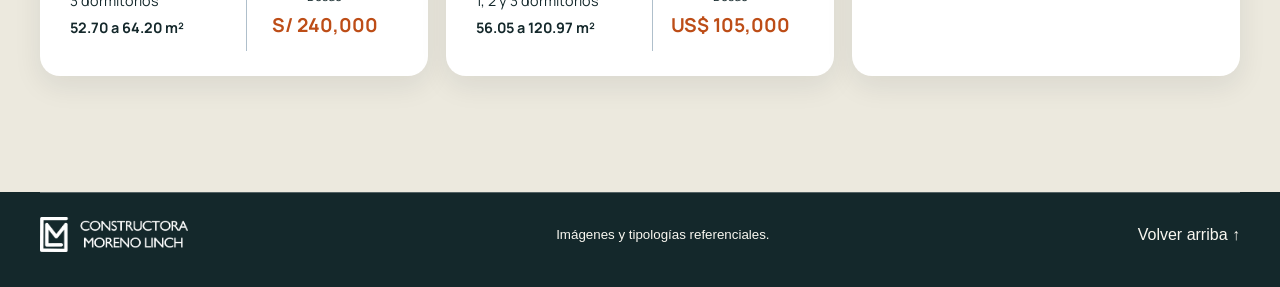
<file: cml-web/proyectos-actuales.html>
<!doctype html>
<html lang="es">
<head>
  <meta charset="utf-8">
  <meta name="viewport" content="width=device-width, initial-scale=1">
  <meta name="description" content="Explora la propuesta residencial de Torres del Mall, sus espacios, tipologías y áreas comunes.">
  <meta name="theme-color" content="#151518">
  <title>Proyectos actuales | Constructora Moreno Linch</title>
  <link rel="stylesheet" href="https://fonts.googleapis.com/css2?family=Instrument+Serif:ital@1&family=Inter:wght@300;400;600;700;800&family=Manrope:wght@600&display=swap">
  <link rel="stylesheet" href="./styles.css?v=entregados-breves-1">
  <script src="./proyectos.js?v=tarjetas-alineadas" defer></script>
  <script src="./main.js?v=entregados-breves-1" defer></script>
</head>
<body>
  <a href="#contenido" class="skip">Saltar al contenido</a>
  <header class="header is-past-hero">
    <a class="brand" href="./index.html" aria-label="Constructora Moreno Linch, inicio"><img class="brand-logo" src="./assets/cml-logo-blanco.png" width="1500" height="363" alt="Constructora Moreno Linch"></a>
    <button class="menu" type="button" aria-label="Menú" aria-expanded="false" aria-controls="navegacion">☰</button>
    <nav id="navegacion" aria-label="Principal">
      <a href="./index.html">Inicio</a>
      <a href="./nosotros.html">Nosotros</a>
      <details class="projects-menu" id="menu-actuales"><summary><a href="./proyectos-actuales.html" aria-current="page">Proyectos actuales</a></summary><a href="./proyectos-actuales.html">Ver todos los proyectos</a></details>
      <details class="projects-menu" id="menu-entregados">
        <summary><a href="./proyectos-entregados.html">Proyectos entregados</a></summary>
        <a href="./proyectos-entregados.html">Ver obras entregadas</a>
        <a href="./proyectos-entregados.html#edificacion-entregada">Edificación</a>
        <a href="./proyectos-entregados.html#comerciales-entregados">Obras comerciales</a>
        <a href="./proyectos-entregados.html#publicas-entregadas">Obras públicas</a>
      </details>
    </nav>
    <a class="header-contact" href="./index.html#contacto">
      <span class="header-phone" aria-hidden="true">
        <svg viewBox="0 0 24 24" fill="none" stroke="currentColor" stroke-width="1.6" stroke-linecap="round" stroke-linejoin="round"><path d="M7.5 3.5 10 7.8 8 10a13 13 0 0 0 6 6l2.2-2 4.3 2.5v2A2.5 2.5 0 0 1 18 21 17 17 0 0 1 3 6a2.5 2.5 0 0 1 2.5-2.5z"/></svg>
      </span>
      <span class="pill header-cta">Contáctenos</span>
    </a>
  </header>
  <main id="contenido" class="inner-page">
    <section id="departamentos" class="catalog section">
      <div class="wrap">
        <div class="section-heading" data-reveal><div><p class="eyebrow">PROYECTOS ACTUALES</p><h1>Encuentra tu <em>espacio.</em></h1></div><p>Conoce los proyectos de Constructora Moreno Linch en Trujillo.</p></div>
        <div class="cards" id="project-catalog"></div>
      </div>
    </section>
  </main>
  <footer class="section inner-footer">
    <div class="wrap">
      <div class="footer-bottom"><a class="brand" href="./index.html"><img class="brand-logo" src="./assets/cml-logo-blanco.png" width="1500" height="363" alt="Constructora Moreno Linch"></a><small>Imágenes y tipologías referenciales.</small><a href="#contenido">Volver arriba ↑</a></div>
    </div>
  </footer>
</body>
</html>
</file>
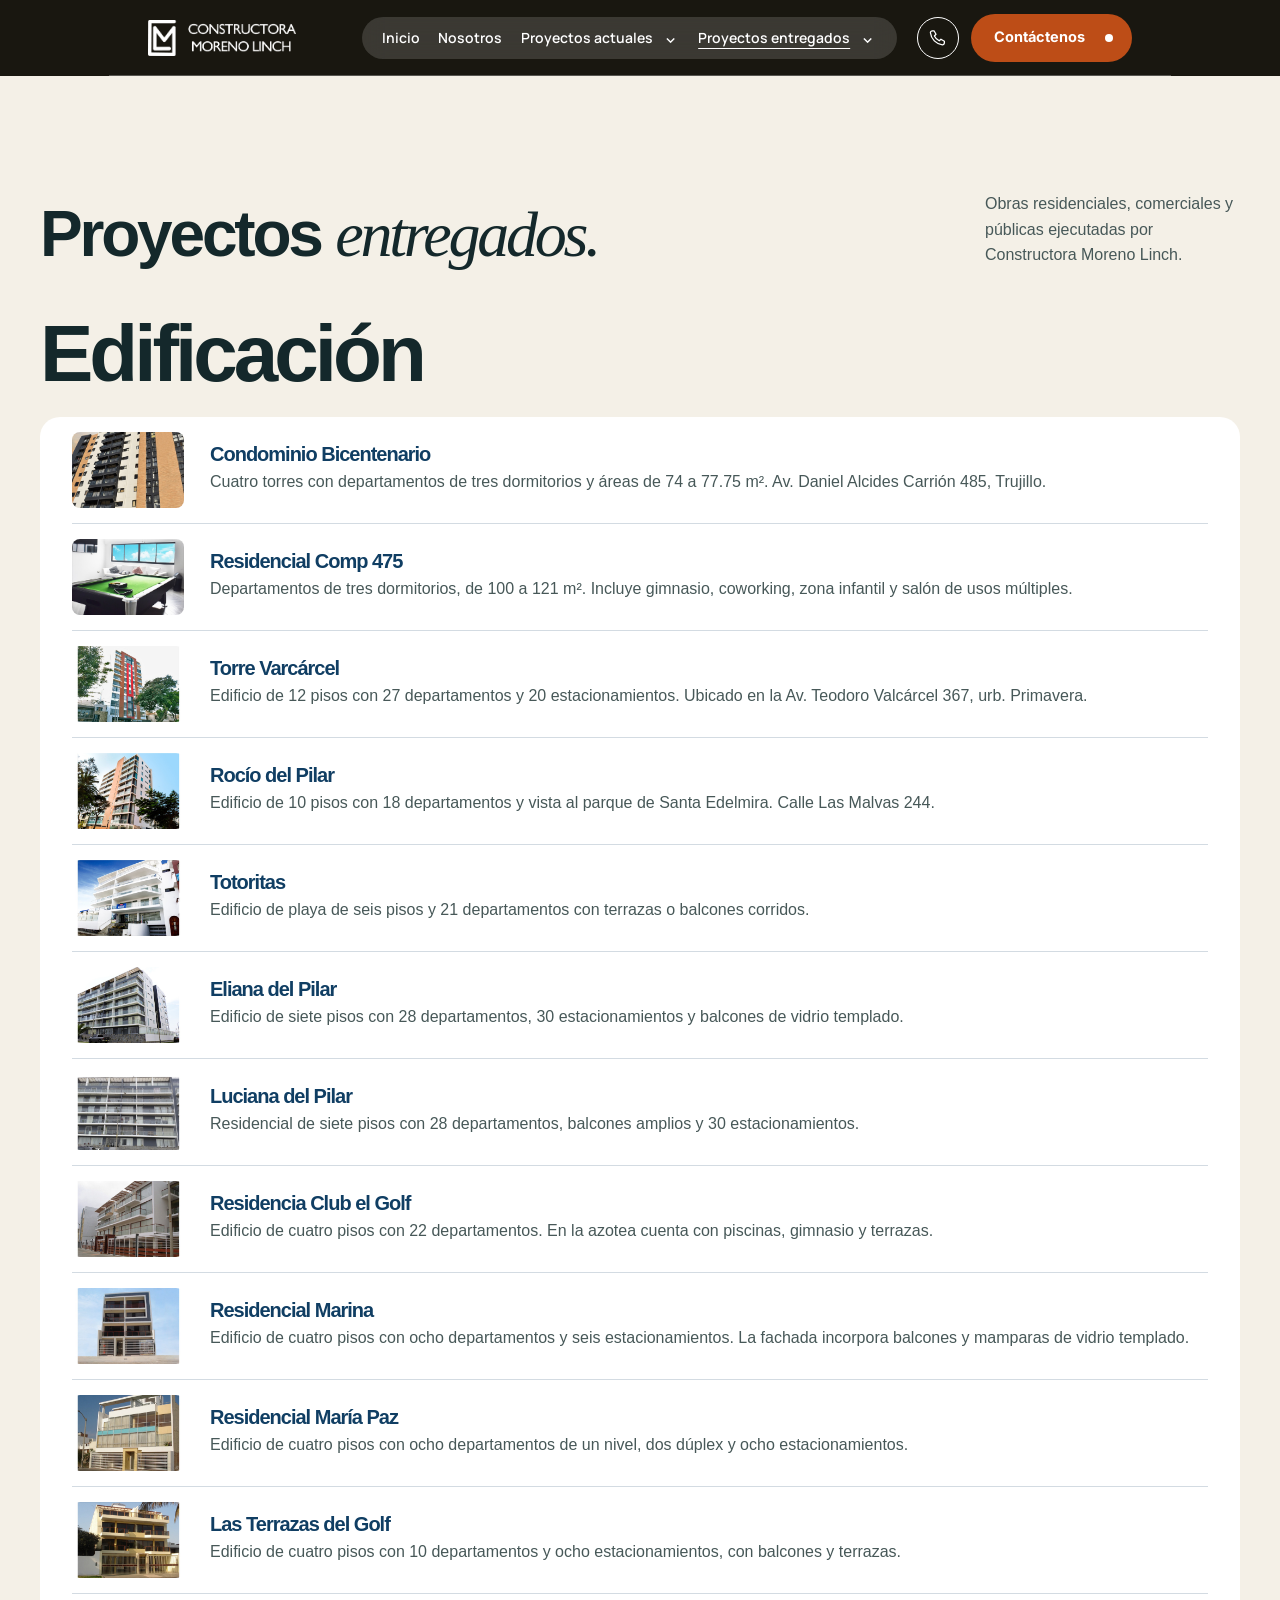
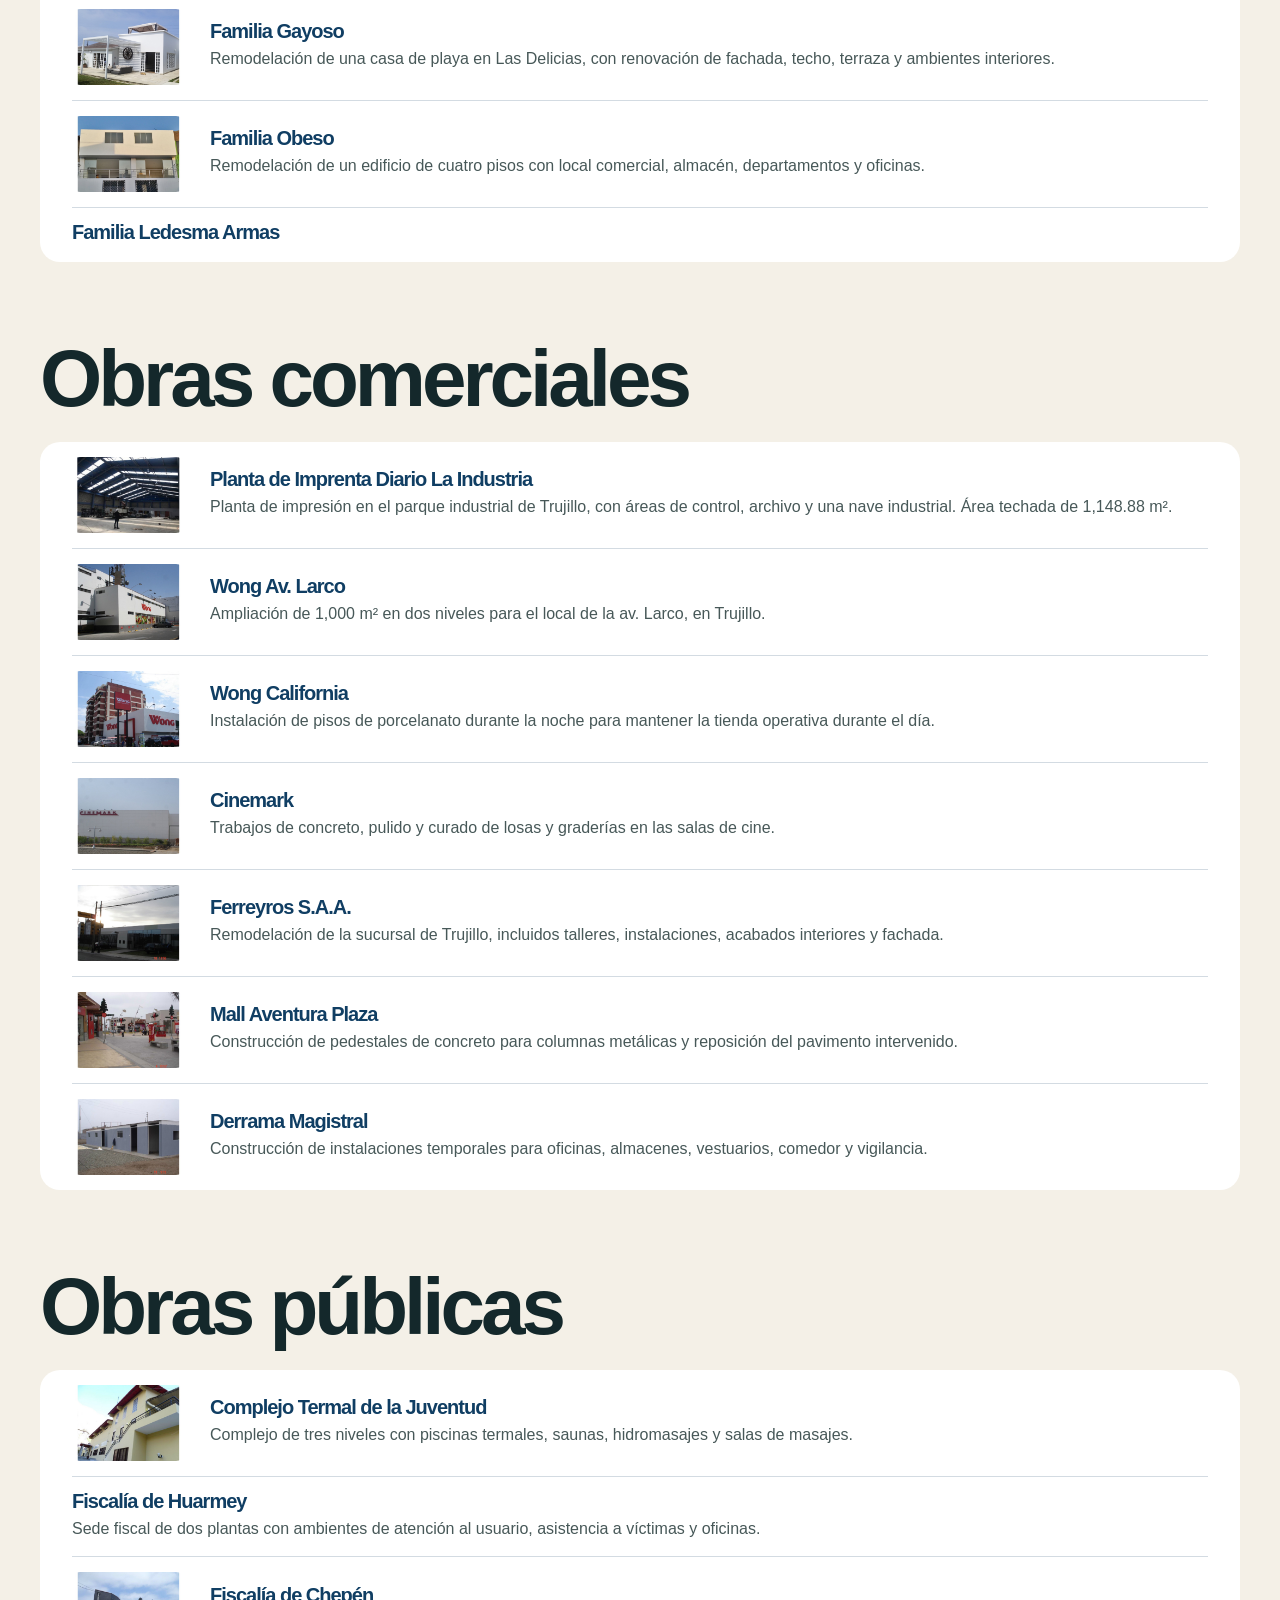
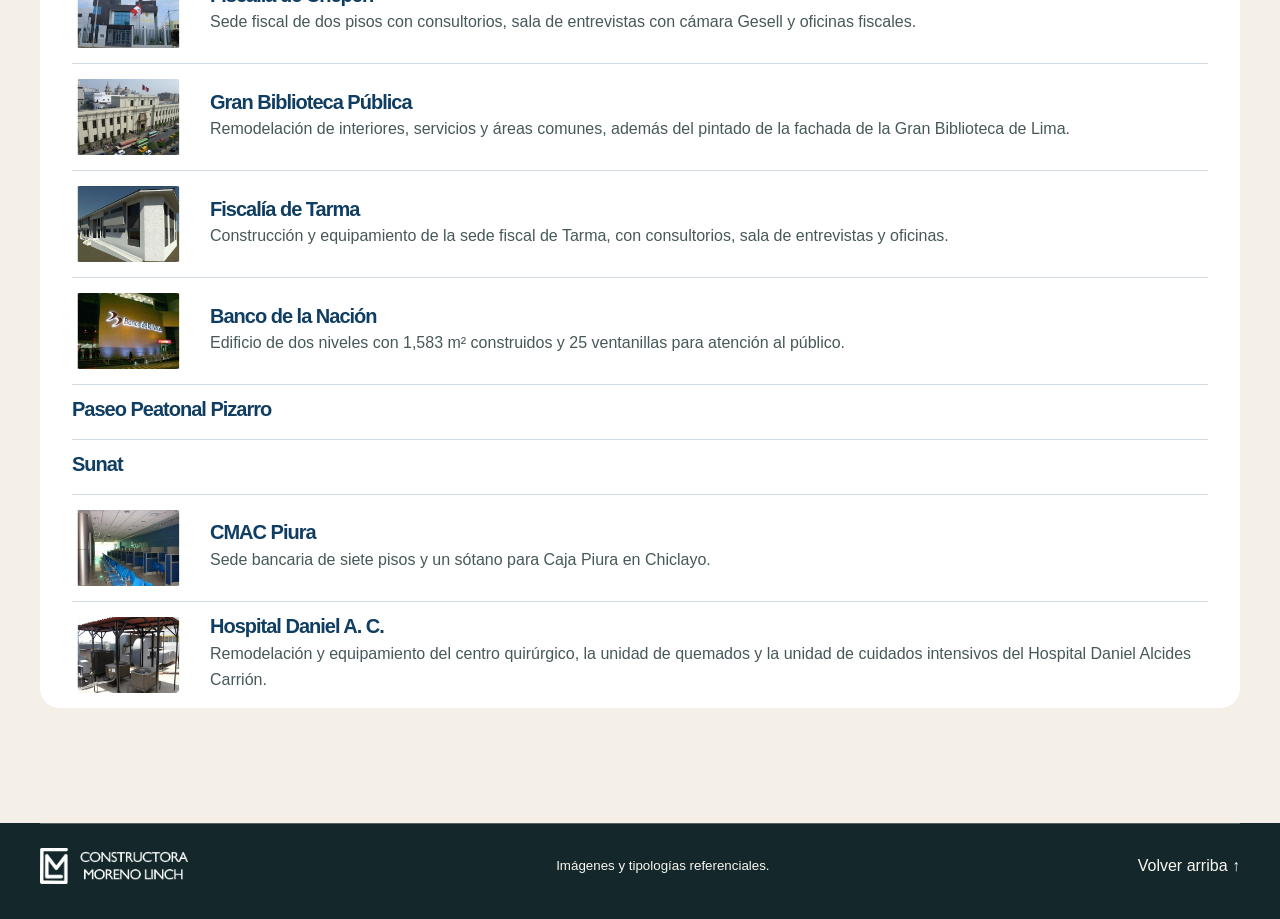
<file: cml-web/proyectos-entregados.html>
<!doctype html>
<html lang="es">
<head>
  <meta charset="utf-8">
  <meta name="viewport" content="width=device-width, initial-scale=1">
  <meta name="description" content="Explora la propuesta residencial de Torres del Mall, sus espacios, tipologías y áreas comunes.">
  <meta name="theme-color" content="#151518">
  <title>Proyectos entregados | Constructora Moreno Linch</title>
  <link rel="stylesheet" href="https://fonts.googleapis.com/css2?family=Instrument+Serif:ital@1&family=Inter:wght@300;400;600;700;800&family=Manrope:wght@600&display=swap">
  <link rel="stylesheet" href="./styles.css?v=entregados-breves-1">
  <script src="./proyectos.js?v=tarjetas-alineadas" defer></script>
  <script src="./main.js?v=entregados-breves-1" defer></script>
</head>
<body>
  <a href="#contenido" class="skip">Saltar al contenido</a>
  <header class="header is-past-hero">
    <a class="brand" href="./index.html" aria-label="Constructora Moreno Linch, inicio"><img class="brand-logo" src="./assets/cml-logo-blanco.png" width="1500" height="363" alt="Constructora Moreno Linch"></a>
    <button class="menu" type="button" aria-label="Menú" aria-expanded="false" aria-controls="navegacion">☰</button>
    <nav id="navegacion" aria-label="Principal">
      <a href="./index.html">Inicio</a>
      <a href="./nosotros.html">Nosotros</a>
      <details class="projects-menu" id="menu-actuales"><summary><a href="./proyectos-actuales.html">Proyectos actuales</a></summary><a href="./proyectos-actuales.html">Ver todos los proyectos</a></details>
      <details class="projects-menu" id="menu-entregados">
        <summary><a href="./proyectos-entregados.html" aria-current="page">Proyectos entregados</a></summary>
        <a href="./proyectos-entregados.html">Ver obras entregadas</a>
        <a href="./proyectos-entregados.html#edificacion-entregada">Edificación</a>
        <a href="./proyectos-entregados.html#comerciales-entregados">Obras comerciales</a>
        <a href="./proyectos-entregados.html#publicas-entregadas">Obras públicas</a>
      </details>
    </nav>
    <a class="header-contact" href="./index.html#contacto">
      <span class="header-phone" aria-hidden="true">
        <svg viewBox="0 0 24 24" fill="none" stroke="currentColor" stroke-width="1.6" stroke-linecap="round" stroke-linejoin="round"><path d="M7.5 3.5 10 7.8 8 10a13 13 0 0 0 6 6l2.2-2 4.3 2.5v2A2.5 2.5 0 0 1 18 21 17 17 0 0 1 3 6a2.5 2.5 0 0 1 2.5-2.5z"/></svg>
      </span>
      <span class="pill header-cta">Contáctenos</span>
    </a>
  </header>
  <main id="contenido" class="inner-page">
    <section id="entregados" class="section delivered" aria-labelledby="entregados-titulo">
      <div class="wrap">
        <div class="section-heading"><h1 id="entregados-titulo">Proyectos <em>entregados.</em></h1><p>Obras residenciales, comerciales y públicas ejecutadas por Constructora Moreno Linch.</p></div>
        <section class="delivered-category" id="edificacion-entregada">
          <h2>Edificación</h2>
          <div class="delivered-list">
            <article id="condominio-bicentenario">
              <img width="112" height="76" src="./assets/entregados/condominio-bicentenario.jpg" alt="Condominio Bicentenario" loading="lazy" decoding="async">
              <div>
                <h3>Condominio Bicentenario</h3>
                <p>Cuatro torres con departamentos de tres dormitorios y áreas de 74 a 77.75 m². Av. Daniel Alcides Carrión 485, Trujillo.</p>
              </div>
            </article>
            <article id="residencial-comp-475">
              <img width="112" height="76" src="./assets/entregados/residencial-comp.jpg" alt="Residencial Comp 475" loading="lazy" decoding="async">
              <div>
                <h3>Residencial Comp 475</h3>
                <p>Departamentos de tres dormitorios, de 100 a 121 m². Incluye gimnasio, coworking, zona infantil y salón de usos múltiples.</p>
              </div>
            </article>
            <article id="torre-varcarcel">
              <img width="112" height="76" src="./assets/entregados/torre-varcarcel.jpg" alt="Torre Varcárcel" loading="lazy" decoding="async">
              <div>
                <h3>Torre Varcárcel</h3>
                <p>Edificio de 12 pisos con 27 departamentos y 20 estacionamientos. Ubicado en la Av. Teodoro Valcárcel 367, urb. Primavera.</p>
              </div>
            </article>
            <article id="rocio-del-pilar">
              <img width="112" height="76" src="./assets/entregados/rocio-del-pilar.jpg" alt="Rocío del Pilar" loading="lazy" decoding="async">
              <div>
                <h3>Rocío del Pilar</h3>
                <p>Edificio de 10 pisos con 18 departamentos y vista al parque de Santa Edelmira. Calle Las Malvas 244.</p>
              </div>
            </article>
            <article id="totoritas">
              <img width="112" height="76" src="./assets/entregados/totoritas.jpg" alt="Totoritas" loading="lazy" decoding="async">
              <div>
                <h3>Totoritas</h3>
                <p>Edificio de playa de seis pisos y 21 departamentos con terrazas o balcones corridos.</p>
              </div>
            </article>
            <article id="eliana-del-pilar">
              <img width="112" height="76" src="./assets/entregados/eliana-del-pilar.jpg" alt="Eliana del Pilar" loading="lazy" decoding="async">
              <div>
                <h3>Eliana del Pilar</h3>
                <p>Edificio de siete pisos con 28 departamentos, 30 estacionamientos y balcones de vidrio templado.</p>
              </div>
            </article>
            <article id="luciana-del-pilar">
              <img width="112" height="76" src="./assets/entregados/luciana-del-pilar.jpg" alt="Luciana del Pilar" loading="lazy" decoding="async">
              <div>
                <h3>Luciana del Pilar</h3>
                <p>Residencial de siete pisos con 28 departamentos, balcones amplios y 30 estacionamientos.</p>
              </div>
            </article>
            <article id="residencia-club-el-golf">
              <img width="112" height="76" src="./assets/entregados/residencia-club-el-golf.jpg" alt="Residencia Club el Golf" loading="lazy" decoding="async">
              <div>
                <h3>Residencia Club el Golf</h3>
                <p>Edificio de cuatro pisos con 22 departamentos. En la azotea cuenta con piscinas, gimnasio y terrazas.</p>
              </div>
            </article>
            <article id="residencial-marina">
              <img width="112" height="76" src="./assets/entregados/residencial-marina.jpg" alt="Residencial Marina" loading="lazy" decoding="async">
              <div>
                <h3>Residencial Marina</h3>
                <p>Edificio de cuatro pisos con ocho departamentos y seis estacionamientos. La fachada incorpora balcones y mamparas de vidrio templado.</p>
              </div>
            </article>
            <article id="residencial-maria-paz">
              <img width="112" height="76" src="./assets/entregados/residencial-maria-paz.jpg" alt="Residencial María Paz" loading="lazy" decoding="async">
              <div>
                <h3>Residencial María Paz</h3>
                <p>Edificio de cuatro pisos con ocho departamentos de un nivel, dos dúplex y ocho estacionamientos.</p>
              </div>
            </article>
            <article id="las-terrazas-del-golf">
              <img width="112" height="76" src="./assets/entregados/las-tertazas-del-golf.jpg" alt="Las Terrazas del Golf" loading="lazy" decoding="async">
              <div>
                <h3>Las Terrazas del Golf</h3>
                <p>Edificio de cuatro pisos con 10 departamentos y ocho estacionamientos, con balcones y terrazas.</p>
              </div>
            </article>
            <article id="familia-gayoso">
              <img width="112" height="76" src="./assets/entregados/familia-gayoso.jpg" alt="Familia Gayoso" loading="lazy" decoding="async">
              <div>
                <h3>Familia Gayoso</h3>
                <p>Remodelación de una casa de playa en Las Delicias, con renovación de fachada, techo, terraza y ambientes interiores.</p>
              </div>
            </article>
            <article id="familia-obeso">
              <img width="112" height="76" src="./assets/entregados/familia-obeso.jpg" alt="Familia Obeso" loading="lazy" decoding="async">
              <div>
                <h3>Familia Obeso</h3>
                <p>Remodelación de un edificio de cuatro pisos con local comercial, almacén, departamentos y oficinas.</p>
              </div>
            </article>
            <article id="familia-ledesma-armas">
              <div>
                <h3>Familia Ledesma Armas</h3>
                <p>
</p>
              </div>
            </article>
          </div>
        </section>
        <section class="delivered-category" id="comerciales-entregados">
          <h2>Obras comerciales</h2>
          <div class="delivered-list">
            <article id="planta-de-imprenta-diario-la-industria">
              <img width="112" height="76" src="./assets/entregados/planta-de-imprenta-diario-la-industria.jpg" alt="Planta de Imprenta Diario La Industria" loading="lazy" decoding="async">
              <div>
                <h3>Planta de Imprenta Diario La Industria</h3>
                <p>Planta de impresión en el parque industrial de Trujillo, con áreas de control, archivo y una nave industrial. Área techada de 1,148.88 m².</p>
              </div>
            </article>
            <article id="wong-av-larco">
              <img width="112" height="76" src="./assets/entregados/wong-av-larco.jpg" alt="Wong Av. Larco" loading="lazy" decoding="async">
              <div>
                <h3>Wong Av. Larco</h3>
                <p>Ampliación de 1,000 m² en dos niveles para el local de la av. Larco, en Trujillo.</p>
              </div>
            </article>
            <article id="wong-california">
              <img width="112" height="76" src="./assets/entregados/wong-california.jpg" alt="Wong California" loading="lazy" decoding="async">
              <div>
                <h3>Wong California</h3>
                <p>Instalación de pisos de porcelanato durante la noche para mantener la tienda operativa durante el día.</p>
              </div>
            </article>
            <article id="cinemark">
              <img width="112" height="76" src="./assets/entregados/cinemark.jpg" alt="Cinemark" loading="lazy" decoding="async">
              <div>
                <h3>Cinemark</h3>
                <p>Trabajos de concreto, pulido y curado de losas y graderías en las salas de cine.</p>
              </div>
            </article>
            <article id="ferreyros-s-a-a">
              <img width="112" height="76" src="./assets/entregados/ferreyros-saa.jpg" alt="Ferreyros S.A.A." loading="lazy" decoding="async">
              <div>
                <h3>Ferreyros S.A.A.</h3>
                <p>Remodelación de la sucursal de Trujillo, incluidos talleres, instalaciones, acabados interiores y fachada.</p>
              </div>
            </article>
            <article id="mall-aventura-plaza">
              <img width="112" height="76" src="./assets/entregados/mall-aventura-plaza.jpg" alt="Mall Aventura Plaza" loading="lazy" decoding="async">
              <div>
                <h3>Mall Aventura Plaza</h3>
                <p>Construcción de pedestales de concreto para columnas metálicas y reposición del pavimento intervenido.</p>
              </div>
            </article>
            <article id="derrama-magistral">
              <img width="112" height="76" src="./assets/entregados/derrama-magistral.jpg" alt="Derrama Magistral" loading="lazy" decoding="async">
              <div>
                <h3>Derrama Magistral</h3>
                <p>Construcción de instalaciones temporales para oficinas, almacenes, vestuarios, comedor y vigilancia.</p>
              </div>
            </article>
          </div>
        </section>
        <section class="delivered-category" id="publicas-entregadas">
          <h2>Obras públicas</h2>
          <div class="delivered-list">
            <article id="complejo-termal-de-la-juventud">
              <img width="112" height="76" src="./assets/entregados/completo-termal-de-la-juventud.jpg" alt="Complejo Termal de la Juventud" loading="lazy" decoding="async">
              <div>
                <h3>Complejo Termal de la Juventud</h3>
                <p>Complejo de tres niveles con piscinas termales, saunas, hidromasajes y salas de masajes.</p>
              </div>
            </article>
            <article id="fiscalia-de-huarmey">
              <div>
                <h3>Fiscalía de Huarmey</h3>
                <p>Sede fiscal de dos plantas con ambientes de atención al usuario, asistencia a víctimas y oficinas.</p>
              </div>
            </article>
            <article id="fiscalia-de-chepen">
              <img width="112" height="76" src="./assets/entregados/fiscalia-de-chepen.jpg" alt="Fiscalía de Chepén" loading="lazy" decoding="async">
              <div>
                <h3>Fiscalía de Chepén</h3>
                <p>Sede fiscal de dos pisos con consultorios, sala de entrevistas con cámara Gesell y oficinas fiscales.</p>
              </div>
            </article>
            <article id="gran-biblioteca-publica">
              <img width="112" height="76" src="./assets/entregados/gran-biblioteca-publica.jpg" alt="Gran Biblioteca Pública" loading="lazy" decoding="async">
              <div>
                <h3>Gran Biblioteca Pública</h3>
                <p>Remodelación de interiores, servicios y áreas comunes, además del pintado de la fachada de la Gran Biblioteca de Lima.</p>
              </div>
            </article>
            <article id="fiscalia-de-tarma">
              <img width="112" height="76" src="./assets/entregados/fiscalia-de-tarma.jpg" alt="Fiscalía de Tarma" loading="lazy" decoding="async">
              <div>
                <h3>Fiscalía de Tarma</h3>
                <p>Construcción y equipamiento de la sede fiscal de Tarma, con consultorios, sala de entrevistas y oficinas.</p>
              </div>
            </article>
            <article id="banco-de-la-nacion">
              <img width="112" height="76" src="./assets/entregados/banco-de-la-nacion.jpg" alt="Banco de la Nación" loading="lazy" decoding="async">
              <div>
                <h3>Banco de la Nación</h3>
                <p>Edificio de dos niveles con 1,583 m² construidos y 25 ventanillas para atención al público.</p>
              </div>
            </article>
            <article id="paseo-peatonal-pizarro">
              <div>
                <h3>Paseo Peatonal Pizarro</h3>
                <p>
</p>
              </div>
            </article>
            <article id="sunat">
              <div>
                <h3>Sunat</h3>
                <p>
</p>
              </div>
            </article>
            <article id="cmac-piura">
              <img width="112" height="76" src="./assets/entregados/cmac-piura.jpg" alt="CMAC Piura" loading="lazy" decoding="async">
              <div>
                <h3>CMAC Piura</h3>
                <p>Sede bancaria de siete pisos y un sótano para Caja Piura en Chiclayo.</p>
              </div>
            </article>
            <article id="hospital-daniel-a-c">
              <img width="112" height="76" src="./assets/entregados/hospital-deniel-ac.jpg" alt="Hospital Daniel A. C." loading="lazy" decoding="async">
              <div>
                <h3>Hospital Daniel A. C.</h3>
                <p>Remodelación y equipamiento del centro quirúrgico, la unidad de quemados y la unidad de cuidados intensivos del Hospital Daniel Alcides Carrión.</p>
              </div>
            </article>
          </div>
        </section>
      </div>
    </section>
  </main>
  <footer class="section inner-footer">
    <div class="wrap">
      <div class="footer-bottom"><a class="brand" href="./index.html"><img class="brand-logo" src="./assets/cml-logo-blanco.png" width="1500" height="363" alt="Constructora Moreno Linch"></a><small>Imágenes y tipologías referenciales.</small><a href="#contenido">Volver arriba ↑</a></div>
    </div>
  </footer>
</body>
</html>
</file>
<file: cml-web/styles.css>
:root {
  color-scheme: light;
  --ink: #14282b;
  --muted: #475858;
  --paper: #f9f7f0;
  --sand: #ece9de;
  --hero-accent: #bd4d17;
  --hero-gutter: 20.4vw;
  --header-gutter: clamp(32px, 11.6vw, 290px);
  --header-height: clamp(76px, 4.8vw, 120px);
  --lime: #d8ed95;
  --line: #c8cdc0;
  --serif: Georgia, 'Times New Roman', serif;
  --sans: 'Helvetica Neue', Helvetica, Arial, sans-serif;
}
*, *::before, *::after { box-sizing: border-box; }
html { scroll-behavior: smooth; scroll-padding-top: 85px; }
body { margin: 0; background: var(--paper); color: var(--ink); font: 1rem/1.6 var(--sans); }
img { display: block; width: 100%; height: 100%; object-fit: cover; }
figure, h1, h2, h3, p { margin: 0; }
a { color: inherit; text-decoration: none; }
button, input, select, textarea { font: inherit; }
button { color: inherit; cursor: pointer; }
:focus-visible { outline: 3px solid #b06b36; outline-offset: 5px; }
.wrap { width: min(100% - 80px, 1240px); margin-inline: auto; }
.section { padding-block: clamp(72px, 9vw, 145px); }
.skip { position: fixed; z-index: 20; transform: translateY(-150%); padding: 12px; background: white; }
.skip:focus { transform: translateY(0); }
h1, h2, h3 { line-height: .99; letter-spacing: -.05em; }
h2 { font-size: clamp(2.9rem, 6.25vw, 6rem); font-weight: 550; }
h3 { font-size: 1.6rem; }
em { font-family: var(--serif); font-weight: 400; }
.eyebrow { font-size: .72rem; letter-spacing: .18em; font-weight: 750; margin-bottom: 22px; }
.pill { display: inline-flex; align-items: center; justify-content: space-between; gap: 20px; border: 1px solid transparent; border-radius: 999px; padding: 11px 18px 11px 22px; font-size: .91rem; font-weight: 700; min-height: 48px; width: fit-content; transition: background .25s, color .25s, transform .25s; }
.pill:hover { transform: translateY(-3px); }
.pill span { font-size: 1.15em; }
.primary { background: var(--lime); color: var(--ink); }
.primary:hover { background: #ecf6ce; }
.outline { color: var(--paper); border-color: #8c9d98; }
.outline:hover { background: var(--paper); color: var(--ink); }
.header { display: grid; grid-template-columns: 1fr auto 1fr; align-items: center; height: var(--header-height); padding: 10px var(--header-gutter); gap: 20px; position: sticky; top: 0; z-index: 5; color: white; font-family: Inter, var(--sans); }
.header::after { content: ''; position: absolute; inset: auto max(24px, calc(var(--header-gutter) - 3.1vw)) 0; height: 1px; background: #ffffff45; pointer-events: none; }
.header.is-past-hero { background: #191710; }
.brand { display: inline-flex; flex: none; align-items: center; }
.brand-logo { display: block; width: clamp(148px, 10.6vw, 265px); height: auto; object-fit: contain; }
.header .brand { justify-self: start; }
.header nav { display: flex; align-items: center; gap: clamp(13px, 1.45vw, 34px); padding: clamp(10px, .65vw, 17px) clamp(18px, 1.55vw, 46px); border-radius: 999px; background: #ffffff26; backdrop-filter: blur(12px); font-family: Manrope, Inter, var(--sans); font-size: clamp(.875rem, .77vw, 1.2rem); font-weight: 600; }
.header nav a:hover, .footer-bottom a:hover { text-decoration: underline; text-underline-offset: 5px; }
.header-cta, .hero .primary { background: var(--hero-accent); color: white; }
.header-contact:hover .header-cta, .hero .primary:hover { background: #9e3d11; }
.header-contact { display: flex; align-items: center; justify-self: end; gap: clamp(10px, .9vw, 22px); white-space: nowrap; }
.header-phone { display: grid; place-items: center; width: clamp(42px, 2.35vw, 60px); aspect-ratio: 1; border: 1px solid white; border-radius: 50%; }
.header-phone svg { width: 48%; height: 48%; }
.header-cta { min-height: clamp(44px, 2.35vw, 60px); }
.header-cta::after { content: ''; width: .55em; height: .55em; border-radius: 50%; background: currentColor; }
.menu { display: none; }
@media (min-width: 1025px) and (max-width: 1279px) {
  .header { padding-inline: 6vw; }
}
.hero { position: relative; isolation: isolate; display: grid; grid-template-rows: 1fr auto; min-height: 100vh; min-height: 100dvh; margin-top: calc(-1 * var(--header-height)); overflow: hidden; color: white; background: #151518; }
.hero-images, .hero-image, .hero::before, .hero::after { position: absolute; inset: 0; }
.hero-images { z-index: -2; }
.hero-image { opacity: 0; transform: scale(1.06); transition: opacity 1s ease, transform 1.4s ease; object-position: 65% center; }
.hero-image.active { opacity: 1; transform: scale(1); }
.hero::before { content: ''; z-index: -1; background: linear-gradient(90deg, #262a34c7, #1e1e228c 50%, #19191c59); }
.hero::after { content: ''; z-index: -1; background: #ffffff12; clip-path: polygon(59% 0, 77% 0, 92% 100%, 74% 100%); }
.hero-content { align-self: center; width: auto; margin-inline: var(--hero-gutter) 8vw; font-family: Manrope, Inter, var(--sans); padding-block: calc(var(--header-height) + clamp(30px, 5vw, 120px)) clamp(90px, 12svh, 170px); }
.hero h1 { font-size: clamp(3rem, 5.4vw, 9rem); font-weight: 700; line-height: .98; letter-spacing: -.04em; }
.hero h1 span { display: block; animation: rise .8s both; }
.hero h1 span + span { font-weight: 300; animation-delay: .12s; }
.hero h1 em { color: white; font-family: "Instrument Serif", var(--serif); font-size: 1.1em; }
.hero-actions { display: flex; align-items: center; flex-wrap: wrap; gap: 14px 26px; margin-top: clamp(25px, 3vw, 48px); animation: rise .8s .24s both; }
.hero-actions p { max-width: 29ch; color: #f5f1e6; line-height: 1.45; }
.hero-caption { display: flex; align-items: center; gap: clamp(12px, 2vw, 48px); width: 40vw; margin-left: var(--hero-gutter); padding-bottom: clamp(20px, 1.75vw, 45px); color: #fffd; font-size: clamp(.875rem, 1.05vw, 1.65rem); font-weight: 600; }
.hero-caption::before { content: ''; order: 1; flex: 1; height: 1px; background: #fff6; }
.hero-caption span:last-child { order: 2; }
#proyecto { background: white; font-family: Manrope, Inter, var(--sans); }
.slide-controls { position: absolute; inset: 43% 2.5vw auto auto; display: grid; }
.slide-controls button { display: grid; place-items: center; width: 44px; height: 44px; padding: 0; border: 0; border-radius: 50%; background: transparent; }
.slide-controls button[aria-pressed]::after { content: ''; width: 15px; height: 15px; border: 2px solid white; border-radius: 50%; }
.slide-controls button[aria-pressed=true]::after { background: #f28a5b; border-color: #f28a5b; }
.slide-controls .slide-playback { font-size: .8rem; color: white; }
.slide-controls .slide-playback[hidden] { display: none; }
@keyframes rise { from { opacity: 0; transform: translateY(22px); } to { opacity: 1; transform: none; } }
.reveal-pending { opacity: 0; translate: 0 22px; transition: opacity .7s, translate .7s; }
.reveal-pending.is-visible, .reveal-pending:focus-within { opacity: 1; translate: 0 0; }
.intro-title { max-width: 980px; margin-inline: auto; text-align: center; }
.intro-title h2 { font-size: clamp(2.35rem, 3.5vw, 4.25rem); line-height: 1.04; font-weight: 700; text-wrap: balance; }
.intro-title h2 em { font-family: "Instrument Serif", var(--serif); font-size: 1.12em; }
.intro-grid { display: grid; grid-template-columns: 1.15fr 1fr; gap: clamp(28px, 6vw, 88px); align-items: start; margin-top: clamp(34px, 5vw, 72px); }
.intro-copy { max-width: 510px; padding-top: 4px; font-size: clamp(1rem, 1.05vw, 1.15rem); line-height: 1.7; }
.intro-copy > p { color: var(--muted); }
.intro-copy .text-link { border-bottom-color: var(--hero-accent); }
.intro-contact { display: grid; justify-items: start; gap: 20px; margin-top: clamp(24px, 4vw, 48px); padding-top: 20px; border-top: 1px solid var(--line); }
.intro-contact .pill { background: var(--hero-accent); color: white; }
.intro-contact .pill:hover { background: #9e3d11; }
.photo { overflow: hidden; border-radius: 5px; background: var(--sand); }
.intro-photo { position: relative; }
.intro-photo-layers { position: relative; aspect-ratio: 3 / 2; }
.intro-photo-layers img { position: absolute; inset: 0; }
.intro-photo-base { clip-path: inset(0 0 13% round 16px); }
.intro-photo-overlay {
  clip-path: polygon(54.2% 82%, 99% 82%, 100% 100%, 52.5% 100%, 52.2% 96%, 53.4% 91%);
  mask-image: linear-gradient(black 86%, transparent 100%);
}
.intro-photo-caption { position: absolute; inset: auto auto 13% 4.5%; display: grid; gap: 0; transform: translateY(100%); }
.intro-photo-caption strong { position: absolute; bottom: 100%; padding-bottom: .12em; color: white; font-size: clamp(2rem, 5vw, 5rem); line-height: 1; text-shadow: 0 2px 14px #111a; }
.intro-photo-caption span { padding-top: .25em; font-size: clamp(.7rem, 1vw, 1rem); font-weight: 700; }
.section-heading > p, .team-roles p { color: var(--muted); }
.text-link { display: inline-flex; gap: 18px; align-items: center; font-weight: 700; border-bottom: 1px solid; margin-top: 22px; }
.catalog { background: var(--sand); font-family: Manrope, Inter, var(--sans); }
.section-heading { display: flex; justify-content: space-between; gap: 28px; align-items: end; margin-bottom: 46px; }
.section-heading > p { max-width: 255px; }
.cards { display: grid; grid-template-columns: repeat(3, 1fr); gap: 18px; }
.catalog-card { border-radius: 20px; background: white; box-shadow: 0 10px 28px #14282b16; }
.card-button { position: relative; isolation: isolate; display: block; width: 100%; height: 100%; padding: 0; border: 0; border-radius: inherit; background: transparent; text-align: left; transition: box-shadow .25s; }
.card-image { position: relative; display: block; overflow: hidden; aspect-ratio: 1.17; border-radius: 20px 20px 0 0; }
.card-image img, .gallery img { transition: transform .55s; }
.gallery figure:hover img { transform: scale(1.06); }
.card-button::after { content: ""; position: absolute; inset: 0; z-index: 1; border-radius: inherit; background: #103e6338; opacity: 0; pointer-events: none; transition: opacity .25s; }
.card-overlay { z-index: 2; position: absolute; inset: 0; display: grid; place-items: center; background: #103e63cc; color: white; font-size: 1.125rem; font-weight: 700; opacity: 0; transition: opacity .25s; }
.card-button:focus-visible::after, .card-button:focus-visible .card-overlay { opacity: 1; }
.card-button:focus-visible .card-image img { transform: scale(1.06); }
.card-body { display: grid; gap: 10px; padding: clamp(14px, 2vw, 26px); text-align: center; }
.card-title { display: grid; align-items: center; min-height: 2.3em; color: #103e63; font-size: clamp(1.35rem, 2.35vw, 2.2rem); letter-spacing: -.04em; line-height: 1.15; }
.card-data { display: grid; gap: 8px; }
.card-status { display: grid; place-items: center; min-height: 3.4em; line-height: 1.25; padding: 4px 10px; border-radius: 999px; background: #103e63; color: white; font-size: .875rem; font-weight: 700; }
.card-location { display: grid; align-items: center; min-height: 2.8em; color: var(--muted); line-height: 1.4; }
.card-stats { display: grid; grid-template-columns: 1.15fr 1fr; margin-top: 8px; border-top: 1px solid #103e6355; font-size: .9rem; }
.card-measures, .card-price { display: grid; align-content: center; gap: 4px; padding: 10px 4px; }
.card-measures { text-align: left; }
.card-price { border-left: 1px solid #103e6355; }
.card-price b { color: var(--hero-accent); font-size: clamp(.9rem, 1.5vw, 1.25rem); white-space: nowrap; }
@media (min-width: 571px) and (max-width: 800px) {
  .catalog .cards { grid-template-columns: repeat(2, minmax(0, 1fr)); }
}
@media (max-width: 570px) {
  .card-title, .card-location, .card-status { min-height: 0; }
  .card-location:empty { display: none; }
}
@media (hover: hover) {
  .card-button:hover { box-shadow: 0 16px 30px #14282b20; }
  .card-button:hover::after, .card-button:hover .card-overlay { opacity: 1; }
  .card-button:hover .card-image img { transform: scale(1.06); }
}
.statement { overflow: hidden; }
.statement-grid { display: grid; grid-template-columns: .64fr 1.52fr .64fr; align-items: center; gap: 22px; text-align: center; }
.statement-grid img { aspect-ratio: 4/5; height: auto; border-radius: 5px; }
.statement-first { margin-top: 90px; }
.statement-last { margin-bottom: 90px; }
.statement h2 em { color: #566731; }
.dark, footer { background: var(--ink); color: var(--paper); }
.dark .eyebrow, footer .eyebrow { color: var(--lime); }
.accordion { border-top: 1px solid #ffffff44; }
.accordion details { border-bottom: 1px solid #ffffff44; }
.accordion details[open] { background: var(--lime); color: var(--ink); }
.accordion summary { list-style: none; display: flex; justify-content: space-between; gap: 18px; cursor: pointer; padding: 22px 26px; font-size: clamp(1.25rem, 2.8vw, 2rem); font-weight: 650; letter-spacing: -.03em; }
.accordion summary::-webkit-details-marker { display: none; }
.accordion summary::after { content: '+'; }
.accordion details[open] summary::after { content: '−'; }
.detail-body { display: grid; grid-template-columns: 210px minmax(0, 440px); align-items: center; gap: 24px; padding: 0 26px 26px; animation: rise .35s both; }
.detail-body img { aspect-ratio: 1.55; border-radius: 4px; }
.gallery { display: grid; grid-template-columns: 1.15fr .85fr; gap: 35px 6%; align-items: start; margin-top: 42px; }
.gallery figure:nth-child(2) { margin-top: 100px; }
.gallery figure:nth-child(3) { grid-column: 1 / -1; width: 66%; margin-inline: auto; }
.gallery .photo { aspect-ratio: 1.52; }
.gallery figcaption { display: flex; gap: 12px; justify-content: space-between; align-items: baseline; padding-block: 12px; border-bottom: 1px solid var(--line); font-weight: 700; }
.gallery figcaption small { font-weight: 400; color: var(--muted); }
.benefits { color: white; background: linear-gradient(90deg, #0a2023ef, #0a202383 68%, #0a202360), url('./assets/torre-c.jpg') center 47% / cover; }
.benefit-content { min-height: 400px; display: flex; flex-direction: column; justify-content: space-between; gap: 35px; }
.benefit-cards { align-self: end; display: flex; gap: 12px; }
.benefit-cards article { padding: 22px; width: 220px; color: var(--ink); background: var(--lime); border-radius: 5px; }
.benefit-cards article + article { background: var(--paper); }
.benefit-cards p, .team-roles p { margin-top: 9px; }
.team { display: grid; grid-template-columns: 1.22fr .78fr; gap: 5%; }
.team .photo { aspect-ratio: 1.5; }
.team-roles { display: grid; align-content: center; }
.team-roles article { padding: 19px 0; border-bottom: 1px solid var(--line); }
.footer-grid { display: grid; grid-template-columns: 1.25fr .75fr; gap: 50px; }
.footer-grid > div > p:last-child { max-width: 280px; margin-top: 24px; }
#contact-form { display: grid; gap: 9px; }
#contact-form label { font-size: .85rem; }
#contact-form input, #contact-form select, #contact-form textarea { width: 100%; min-height: 44px; padding: 8px 12px; border-radius: 4px; color: var(--paper); background: #20383a; border: 1px solid #899892; }
#contact-form button { margin-top: 8px; }
#contact-mode, #contact-status { font-size: .85rem; color: var(--lime); }
#contact-status { min-height: 1.5em; }
.footer-bottom { border-top: 1px solid #ffffff45; padding-top: 24px; margin-top: 55px; display: flex; justify-content: space-between; align-items: center; gap: 20px; }
footer.section { padding-bottom: 35px; }
@media (max-width: 1024px) {
  :root { --header-height: 65px; }
  .header { display: flex; justify-content: space-between; padding-inline: 24px; gap: 8px; }
  .header-phone { display: none; }
  .header-cta { padding-inline: 12px; gap: 8px; }
  .header .brand-logo { width: clamp(115px, 22vw, 180px); }
  .menu { display: grid; place-items: center; order: 2; min-width: 44px; min-height: 44px; padding: 0; border: 1px solid #fff8; border-radius: 50%; background: #1115; }
  .header nav { display: none; position: fixed; inset: 0; padding: 85px 24px 24px; background: #141414eb; border-radius: 0; font-size: clamp(1.4rem, 4vw, 2rem); }
  .menu[aria-expanded=true] + nav { display: flex; flex-direction: column; align-items: center; justify-content: center; }
  .header > :is(.brand, .header-contact, .menu) { position: relative; z-index: 1; }
}
@media (max-width: 768px) {
  :root { --hero-gutter: 24px; }
  .hero { grid-template-rows: 1fr auto auto; }
  .hero-content { margin-inline: var(--hero-gutter); padding-block: calc(var(--header-height) + 36px) 24px; }
  .hero h1 { font-size: clamp(2.6rem, 12vw, 5.5rem); }
  .hero-actions { flex-direction: column; align-items: start; }
  .slide-controls { position: static; display: flex; margin: 0 var(--hero-gutter) 12px; }
  .hero-caption { width: auto; margin-inline: var(--hero-gutter); }
}
@media (max-width: 800px) {
  .wrap { width: calc(100% - 40px); }
  .intro-grid, .footer-grid { gap: 28px; }
  .gallery figure:nth-child(2) { margin-top: 55px; }
}
@media (max-width: 570px) {
  .header { padding-inline: 20px; gap: 6px; }
  .header-cta { font-size: .875rem; }
  .hero-actions .pill { width: 100%; }
  .intro-grid, .cards, .gallery, .team, .footer-grid { grid-template-columns: 1fr; }
  .section-heading { align-items: start; flex-direction: column; margin-bottom: 28px; gap: 16px; }
  .section-heading > p { max-width: 100%; }
  .intro-grid { margin-top: 30px; }
  .cards { gap: 24px; }
  .card-image { aspect-ratio: 1.18; }
  .statement-grid { grid-template-columns: 1fr 1fr; }
  .statement-grid div { grid-column: 1/-1; grid-row: 1; padding-bottom: 15px; }
  .statement-grid img { margin: 0; aspect-ratio: 1.18; }
  .detail-body { grid-template-columns: 1fr; padding-inline: 17px; }
  .accordion summary { padding-inline: 17px; }
  .gallery figure:nth-child(2), .gallery figure:nth-child(3) { margin: 0; width: 100%; grid-column: auto; }
  .benefit-cards { width: 100%; display: grid; grid-template-columns: 1fr 1fr; }
  .benefit-cards article { width: auto; padding: 15px; }
  .benefit-cards h3 { font-size: 1.2rem; }
  .benefit-cards p { font-size: .88rem; }
  .team { gap: 14px; }
  .footer-bottom { align-items: start; flex-direction: column; }
}
@media (prefers-reduced-motion: reduce) {
  *, *::before, *::after { scroll-behavior: auto !important; animation: none !important; transition: none !important; }
}

@media (hover: hover) and (pointer: fine) and (prefers-reduced-motion: no-preference) {
  body { cursor: url("data:image/svg+xml,%3Csvg%20xmlns%3D%22http%3A%2F%2Fwww.w3.org%2F2000%2Fsvg%22%20width%3D%2232%22%20height%3D%2232%22%20viewBox%3D%220%200%2032%2032%22%3E%3Ccircle%20cx%3D%2211%22%20cy%3D%2211%22%20r%3D%228%22%20fill%3D%22none%22%20stroke%3D%22%23bd4d17%22%20stroke-width%3D%222%22%2F%3E%3Cpath%20d%3D%22M11%2011v15l4-4%203%206%203-2-3-6h6z%22%20fill%3D%22%23151515%22%20stroke%3D%22white%22%20stroke-width%3D%221.5%22%20stroke-linejoin%3D%22round%22%2F%3E%3C%2Fsvg%3E") 11 11, auto; }
  :is(a[href], button:enabled, summary) { cursor: url("data:image/svg+xml,%3Csvg%20xmlns%3D%22http%3A%2F%2Fwww.w3.org%2F2000%2Fsvg%22%20width%3D%2232%22%20height%3D%2232%22%20viewBox%3D%220%200%2032%2032%22%3E%3Ccircle%20cx%3D%2211%22%20cy%3D%2211%22%20r%3D%228%22%20fill%3D%22%23bd4d17%22%20stroke%3D%22%23bd4d17%22%20stroke-width%3D%222%22%2F%3E%3Cpath%20d%3D%22M11%2011v15l4-4%203%206%203-2-3-6h6z%22%20fill%3D%22%23151515%22%20stroke%3D%22white%22%20stroke-width%3D%221.5%22%20stroke-linejoin%3D%22round%22%2F%3E%3C%2Fsvg%3E") 11 11, pointer; }
}

.projects-menu { position: relative; white-space: nowrap; }
.projects-menu summary { display: flex; align-items: center; gap: 8px; list-style: none; cursor: pointer; }
.projects-menu summary::-webkit-details-marker { display: none; }
.projects-menu summary::after { content: "⌄"; }
.projects-menu > a { display: block; white-space: normal; padding: 9px 14px; background: white; color: #103e63; }
.projects-menu[open] { z-index: 1; }
@media (min-width: 1025px) {
  .projects-menu { height: 1.6em; }
  .projects-menu > a { position: relative; top: 10px; width: 220px; box-shadow: 0 8px 20px #112c3b1f; }
  .projects-menu > a:first-of-type { border-radius: 10px 10px 0 0; }
  .projects-menu > a:last-of-type { border-radius: 0 0 10px 10px; }
}
@media (max-width: 1024px) {
  .projects-menu summary { justify-content: center; }
  .projects-menu > a { font-size: 1rem; text-align: center; }
  .header nav { overflow-y: auto; }
}

.card-button[data-status="upcoming"] .card-status { background: var(--hero-accent); }
.card-button[data-status="sold"] .card-status { background: #4e5961; }

.delivered { background: #f4f0e7; }
.delivered-category { scroll-margin-top: calc(var(--header-height) + 20px); }
.delivered-category + .delivered-category { margin-top: clamp(36px, 6vw, 86px); }
.delivered-category > h2 { margin-bottom: 24px; }
.delivered-list { background: white; border-radius: 20px; padding-inline: clamp(15px, 3vw, 32px); }
.delivered-list article { display: flex; align-items: center; gap: clamp(14px, 3vw, 26px); padding-block: 15px; scroll-margin-top: calc(var(--header-height) + 20px); }
.delivered-list article + article { border-top: 1px solid #103e632f; }
.delivered-list article:target { background: #f4f0e7; }
.delivered-list img { width: clamp(70px, 12vw, 112px); height: auto; aspect-ratio: 112 / 76; object-fit: cover; border-radius: 8px; flex: none; }
.delivered-list h3 { color: #103e63; font-size: clamp(1rem, 1.8vw, 1.25rem); }
.delivered-list p { margin-block: 4px 0; color: var(--muted); }
.delivered-menu-group { background: white; color: #103e63; font-size: 1rem; }
.delivered-menu-group > summary { justify-content: space-between; padding: 9px 14px; white-space: normal; }
.delivered-menu-links { max-height: 42vh; overflow-y: auto; padding: 2px 14px 10px; }
.delivered-menu-links a { display: block; padding-block: 5px; white-space: normal; }
#menu-entregados > a:first-of-type { border-radius: 10px 10px 0 0; }
.delivered-menu-group:last-child { border-radius: 0 0 10px 10px; }
@media (min-width: 1025px) {
  .delivered-menu-group { position: relative; top: 10px; width: 220px; box-shadow: 0 8px 20px #112c3b1f; }
}

.inner-page { min-height: 65vh; }
.inner-page .section-heading h1 { font-size: clamp(2.4rem, 5vw, 5rem); line-height: 1.05; }
footer.inner-footer { padding-top: 0; }
.inner-footer .footer-bottom { margin-top: 0; }
.header nav a[aria-current="page"] { text-decoration: underline; text-underline-offset: 5px; }
.projects-menu summary::after { padding-inline: 4px; }
</file>
<file: cml-web/proyecto.css>
.project-page { background: #fff; --project-blue: #103e63; }
.project-nav { display: flex; justify-content: space-between; align-items: center; gap: 16px; padding: 16px max(20px, calc((100% - 1240px) / 2)); background: #112c3b; color: white; font-weight: 700; }
.project-nav img { width: clamp(126px, 17vw, 220px); height: auto; }
.project-banner { position: relative; isolation: isolate; display: grid; align-items: center; min-height: clamp(360px, 64vh, 680px); color: white; background: var(--project-blue); }
.project-banner img, .project-banner::after { position: absolute; inset: 0; z-index: -1; }
.project-banner::after { content: ""; background: linear-gradient(90deg, #0a1c29de, #112c3b40); }
.banner-text { padding-block: 60px 92px; }
.banner-text h1 { font-size: clamp(3rem, 9vw, 8rem); margin: 10px 0 20px; }
.project-status { display: inline-block; background: var(--hero-accent); padding: 7px 16px; border-radius: 999px; font-weight: 700; }
.project-facts { font-family: Manrope, Inter, var(--sans); position: relative; display: grid; grid-template-columns: 1.22fr 1.06fr .74fr .74fr 1.14fr; align-items: stretch; margin: -48px 0 14px; padding: clamp(12px, 1.55vw, 22px) clamp(14px, 2.2vw, 28px); border-radius: 24px; background: #fff; box-shadow: 0 24px 48px #14282b30; }
.project-fact { position: relative; display: grid; align-content: center; gap: 2px; min-width: 0; padding: 4px clamp(8px, 1.4vw, 22px); }
.project-fact:is(:nth-child(2), :nth-child(3), :nth-child(5)) { border-inline-start: 1px solid #103e6380; }
.project-fact.has-fact-icon { padding-inline-start: clamp(38px, 5vw, 74px); }
.fact-icon { position: absolute; inset-inline-start: clamp(5px, 1vw, 16px); top: 50%; width: clamp(25px, 3.5vw, 50px); height: auto; translate: 0 -50%; color: var(--hero-accent); }
.project-fact:is(:nth-child(3), :nth-child(4)) { justify-items: center; text-align: center; }
.project-fact:nth-child(4) { border-inline-start: 1px solid #103e6380; }
@media (max-width: 700px) { .project-fact:nth-child(4) { border: 0; } }
.project-fact dt { color: var(--muted); font-size: clamp(.85rem, 1.2vw, 1rem); }
.project-fact dd { margin: 0; color: var(--project-blue); font-weight: 700; font-size: clamp(1rem, 1.85vw, 1.5rem); overflow-wrap: anywhere; }
.sample-note { font-size: .875rem; color: var(--muted); }
.project-section { padding-block: clamp(52px, 7vw, 100px); }
.project-section h2 { color: var(--project-blue); font-size: clamp(2rem, 4vw, 3.7rem); margin-bottom: 24px; }
.project-split { display: grid; grid-template-columns: minmax(0, 1fr) minmax(0, 1fr); align-items: start; gap: clamp(24px, 5vw, 80px); }
.project-overview { width: min(74.5vw, 1380px); grid-template-columns: minmax(0, 43.5fr) minmax(0, 50fr); column-gap: 6.5%; padding-block: clamp(58px, 6vw, 112px); font-family: Manrope, Inter, var(--sans); }
.overview-visual { display: grid; gap: clamp(26px, 3vw, 52px); }
.overview-brand { justify-self: center; display: inline-flex; }
.overview-brand img { width: clamp(160px, 14.5vw, 258px); height: auto; }
.project-building { aspect-ratio: 1.17; border-radius: 0 28px 0 28px; clip-path: polygon(0 0, 97% 8%, 100% 100%, 3% 92%); }
.overview-copy h2 { text-align: center; font-size: clamp(1.8rem, 2.65vw, 3rem); font-weight: 600; letter-spacing: -.035em; margin-bottom: clamp(24px, 2.7vw, 46px); }
.overview-copy > p, .overview-note { font-size: clamp(1rem, 1.43vw, 1.45rem); line-height: 1.5; }
.project-amenities { display: grid; grid-template-columns: repeat(5, minmax(0, 1fr)); gap: 10px; list-style: none; padding: 0; margin: clamp(36px, 4.35vw, 78px) 0 clamp(26px, 3.1vw, 60px); }
.project-amenities li { display: grid; justify-items: center; align-content: start; gap: clamp(12px, 1.9vw, 30px); text-align: center; font-size: clamp(.73rem, 1.05vw, 1.1rem); line-height: 1.35; text-wrap: balance; font-weight: 700; color: var(--project-blue); }
.project-amenities svg { width: clamp(34px, 4.25vw, 66px); aspect-ratio: 1; fill: none; stroke: var(--hero-accent); stroke-width: 1.8; stroke-linecap: round; stroke-linejoin: round; }
.overview-note strong { font-weight: 600; }
.overview-note .sample-note { margin-top: clamp(14px, 1.6vw, 28px); font-size: inherit; line-height: inherit; }
.overview-copy .project-actions { justify-content: center; gap: clamp(8px, 1.4vw, 24px); margin-top: clamp(36px, 6vw, 110px); }
.overview-copy .project-actions .pill { justify-content: center; gap: 8px; min-height: clamp(44px, 4vw, 68px); padding-inline: clamp(10px, 1.45vw, 26px); font-size: clamp(.8rem, 1.14vw, 1.12rem); }
.project-actions, .project-filters { display: flex; flex-wrap: wrap; gap: 10px; margin-top: 20px; }
.project-primary, .project-filters .pill[aria-pressed=true] { background: var(--hero-accent); color: #fff; }
.project-outline { border-color: var(--project-blue); background: white; color: var(--project-blue); }
.project-gallery { overflow: hidden; background: linear-gradient(var(--project-blue) 0 clamp(230px, 25vw, 460px), white 0); font-family: Manrope, Inter, var(--sans); }
.project-gallery .wrap { width: min(76%, 1320px); }
.project-gallery h2 { color: white; }
.project-filters .pill { background: white; color: var(--project-blue); border-color: var(--project-blue); }
.project-gallery .project-filters { gap: 16px; }
.project-gallery .project-filters .pill { min-height: 46px; padding-inline: clamp(16px, 2vw, 34px); }
.project-gallery .project-filters .pill[aria-pressed=false] { background: transparent; color: white; border-color: white; }
.gallery-frame { position: relative; margin-top: clamp(32px, 5vw, 84px); }
.gallery-stage, .gallery-preview { overflow: hidden; aspect-ratio: 1.55; border-radius: 20px; background: var(--project-blue); }
.gallery-stage { position: relative; }
.gallery-preview { position: absolute; inset: 0 auto 0 calc(100% + clamp(18px, 3vw, 45px)); width: 80%; opacity: .8; }
.gallery-stage figcaption { position: absolute; inset: auto 0 0; color: white; padding: 32px clamp(16px, 3vw, 44px) clamp(32px, 4.8vw, 68px); background: linear-gradient(transparent, #000c); font-size: clamp(1rem, 1.5vw, 1.5rem); font-weight: 700; }
.gallery-frame button { position: absolute; top: 50%; z-index: 1; width: clamp(42px, 3.5vw, 58px); aspect-ratio: 1; border: 2px solid white; border-radius: 50%; color: white; background: var(--hero-accent); font-size: 1.6rem; line-height: 1; }
.gallery-prev { left: 0; translate: -50% -50%; }
.gallery-next { right: 0; translate: 50% -50%; }
.gallery-thumbs { position: relative; display: flex; justify-content: center; flex-wrap: wrap; gap: clamp(8px, 1.35vw, 22px); margin: clamp(-24px, -1.5vw, -12px) 0 0; }
.gallery-thumbs button { overflow: hidden; width: clamp(60px, 8vw, 120px); aspect-ratio: 1.78; padding: 0; border: 2px solid white; border-radius: 8px; background: white; }
.gallery-thumbs button[aria-pressed=true] { border-color: var(--hero-accent); }
#cotizar { font-family: Manrope, Inter, var(--sans); }
.plan-heading { display: flex; flex-wrap: wrap; align-items: center; gap: 14px 26px; margin-bottom: clamp(28px, 5vw, 58px); }
.plan-heading h2 { margin: 0; color: var(--ink); font-weight: 400; }
.plan-heading strong { color: var(--project-blue); }
.quote-layout { grid-template-columns: minmax(0, 1.13fr) minmax(0, 1fr); }
.project-plan { border: 1px solid #103e631e; padding: clamp(12px, 2vw, 24px); border-radius: 24px; box-shadow: 0 10px 32px #103e630d; }
.plan-display { position: relative; background: #f3f5f6; border-radius: 16px; padding: clamp(26px, 4vw, 56px); }
.plan-zoom { position: absolute; top: 12px; right: 12px; z-index: 1; font-size: 1.55rem; }
.plan-reference { width: min(100%, 420px); margin-inline: auto; }
.plan-reference img { width: 100%; height: auto; object-fit: contain; }
.project-plan figcaption { margin-top: 20px; }
.plan-specs { display: flex; flex-wrap: wrap; gap: 8px 18px; color: var(--project-blue); font-weight: 600; }
.plan-specs span::before { content: ""; display: inline-block; width: 7px; height: 7px; margin-right: 6px; border-radius: 50%; background: var(--hero-accent); }
#plano-area { color: var(--project-blue); font-size: clamp(1.9rem, 4vw, 3rem); }
.plan-dialog { width: min(90vw, 620px); max-height: 90dvh; padding: clamp(14px, 3vw, 26px); border: 0; border-radius: 18px; color: var(--ink); }
.plan-dialog::backdrop { background: #112c3bc9; }
.plan-dialog-heading { display: flex; justify-content: space-between; align-items: center; gap: 12px; margin-bottom: 16px; }
.project-form { display: grid; grid-template-columns: repeat(2, minmax(0, 1fr)); gap: 18px 12px; }
.project-form > :is(h3, p, .full) { grid-column: 1 / -1; }
.project-form h3 { color: var(--hero-accent); font-size: clamp(1.9rem, 4vw, 3rem); }
.project-form > :is(h3, p) { text-align: center; }
.project-form label { display: grid; align-content: start; gap: 5px; font-size: .875rem; font-weight: 650; }
#tipo-plano, .project-form input, .project-form textarea { display: block; width: 100%; min-width: 0; min-height: 46px; padding: 10px 14px; border: 1px solid var(--project-blue); border-radius: 999px; background: white; color: var(--ink); }
.project-form textarea { border-radius: 20px; resize: vertical; }
.project-form button { justify-self: center; }
.zone-heading { display: flex; flex-wrap: wrap; justify-content: space-between; align-items: end; gap: 12px; }
.zone-map { display: block; width: 100%; height: clamp(280px, 40vw, 480px); margin-top: 24px; border: 1px solid #103e6377; border-radius: 22px; }
.project-footer { padding: 26px 0; background: #112c3b; color: white; }
@media (max-width: 900px) {
  .project-overview { grid-template-columns: minmax(0, 1fr); width: min(calc(100% - 48px), 660px); gap: clamp(36px, 6vw, 56px); }
}
@media (max-width: 700px) {
  .project-amenities { grid-template-columns: repeat(auto-fit, minmax(95px, 1fr)); gap: 22px 14px; }
  .project-split, .project-related .cards { grid-template-columns: 1fr; }
  .project-facts { grid-template-columns: 1fr 1fr; gap: 12px 0; }
  .project-fact:is(:nth-child(2), :nth-child(3), :nth-child(5)) { border: 0; }
  .project-fact:nth-child(5) { grid-column: 1 / -1; border-top: 1px solid #103e6380; padding-top: 12px; }
  .project-gallery .wrap { width: calc(100% - 52px); }
  .gallery-preview { display: none; }
  .gallery-stage { aspect-ratio: 1.3; }
}
@media print {
  .project-nav, .project-actions, .project-gallery, #cotizar, #zona, .project-related, .project-footer { display: none; }
  .project-banner { min-height: auto; color: black; background: white; }
  .project-banner img, .project-banner::after { display: none; }
}

.residential-facts { grid-template-columns: repeat(auto-fit, minmax(min(100%, 175px), 1fr)); }
.residential-amenities { display: flex; flex-wrap: wrap; gap: 10px; }
.residential-amenities li { padding: 9px 13px; border-radius: 999px; background: #f3f5f6; }
[hidden] { display: none !important; }
</file>
